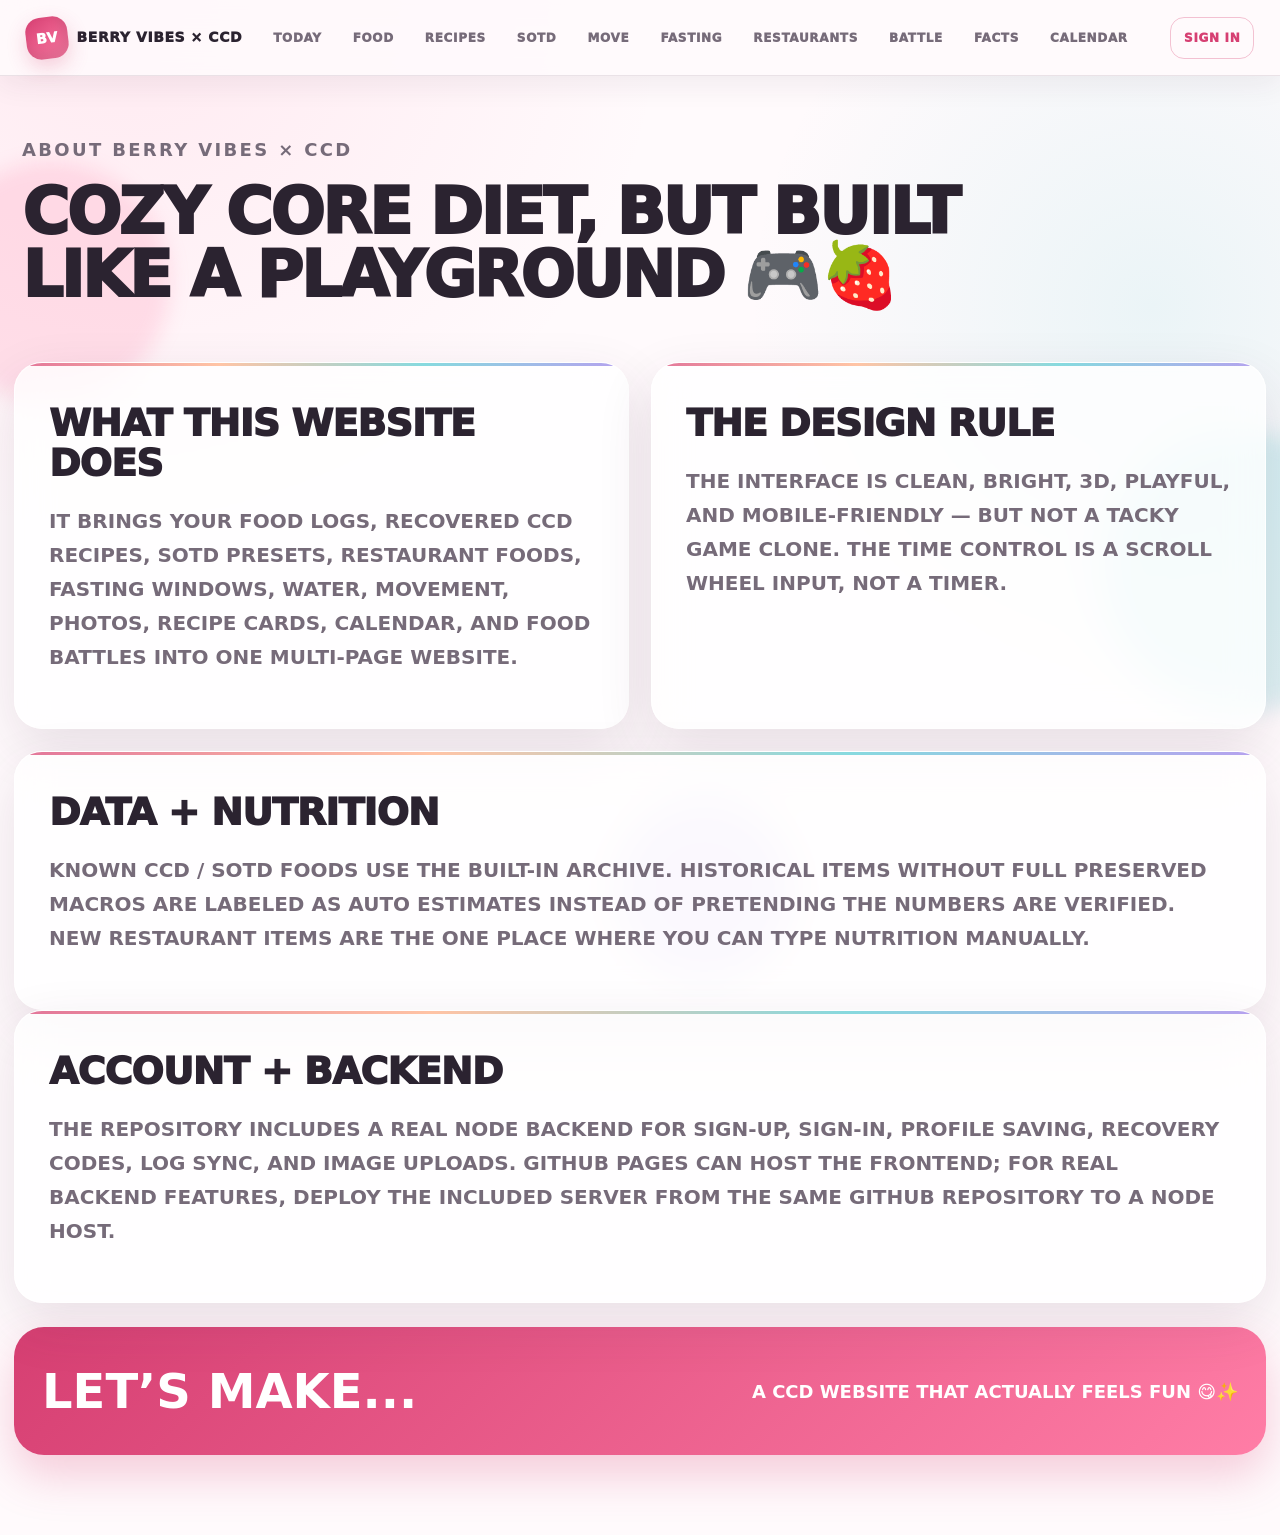
<file: about.html>
<!doctype html>
<html lang="en" data-theme="berry-cream">
<head>
<meta charset="utf-8"><meta name="viewport" content="width=device-width,initial-scale=1">
<meta name="description" content="Berry Vibes Studio Cozy Core Diet interactive website">
<title>About · Berry Vibes CCD</title>
<link rel="stylesheet" href="style.css">
</head>
<body class="" data-page="about">
<div class="ambient ambient-a"></div><div class="ambient ambient-b"></div><div class="ambient ambient-c"></div>
<nav class="top-nav"><a class="brand" href="index.html"><span class="brand-orb">BV</span><span>BERRY VIBES × CCD</span></a><div class="nav-scroll"><a class="nav-link" href="index.html">TODAY</a><a class="nav-link" href="foods.html">FOOD</a><a class="nav-link" href="recipes.html">RECIPES</a><a class="nav-link" href="sotd.html">SOTD</a><a class="nav-link" href="exercise.html">MOVE</a><a class="nav-link" href="fasting.html">FASTING</a><a class="nav-link" href="restaurants.html">RESTAURANTS</a><a class="nav-link" href="battle.html">BATTLE</a><a class="nav-link" href="facts.html">FACTS</a><a class="nav-link" href="calendar.html">CALENDAR</a><a class="nav-link" href="profile.html">PROFILE</a><a class="nav-link active" href="about.html">ABOUT</a></div><a class="nav-auth" data-auth-link href="login.html">SIGN IN</a></nav>
<main class="page-shell">
<section class="page-head"><p class="eyebrow">ABOUT BERRY VIBES × CCD</p><h1>COZY CORE DIET, BUT BUILT LIKE A PLAYGROUND 🎮🍓</h1></section>
<section class="two-col"><article class="glass-card"><h2>WHAT THIS WEBSITE DOES</h2><p class="large-copy">IT BRINGS YOUR FOOD LOGS, RECOVERED CCD RECIPES, SOTD PRESETS, RESTAURANT FOODS, FASTING WINDOWS, WATER, MOVEMENT, PHOTOS, RECIPE CARDS, CALENDAR, AND FOOD BATTLES INTO ONE MULTI-PAGE WEBSITE.</p></article><article class="glass-card"><h2>THE DESIGN RULE</h2><p class="large-copy">THE INTERFACE IS CLEAN, BRIGHT, 3D, PLAYFUL, AND MOBILE-FRIENDLY — BUT NOT A TACKY GAME CLONE. THE TIME CONTROL IS A SCROLL WHEEL INPUT, NOT A TIMER.</p></article></section>
<section class="glass-card"><h2>DATA + NUTRITION</h2><p class="large-copy">KNOWN CCD / SOTD FOODS USE THE BUILT-IN ARCHIVE. HISTORICAL ITEMS WITHOUT FULL PRESERVED MACROS ARE LABELED AS AUTO ESTIMATES INSTEAD OF PRETENDING THE NUMBERS ARE VERIFIED. NEW RESTAURANT ITEMS ARE THE ONE PLACE WHERE YOU CAN TYPE NUTRITION MANUALLY.</p></section>
<section class="glass-card"><h2>ACCOUNT + BACKEND</h2><p class="large-copy">THE REPOSITORY INCLUDES A REAL NODE BACKEND FOR SIGN-UP, SIGN-IN, PROFILE SAVING, RECOVERY CODES, LOG SYNC, AND IMAGE UPLOADS. GITHUB PAGES CAN HOST THE FRONTEND; FOR REAL BACKEND FEATURES, DEPLOY THE INCLUDED SERVER FROM THE SAME GITHUB REPOSITORY TO A NODE HOST.</p></section>
<footer class="ccd-footer"><strong>LET’S MAKE...</strong><span>A CCD WEBSITE THAT ACTUALLY FEELS FUN 😋✨</span></footer>
</main>
<div id="toast" class="toast" aria-live="polite"></div>
<script src="config.js"></script><script src="data.js"></script><script src="script.js"></script>
</body></html>
</file>
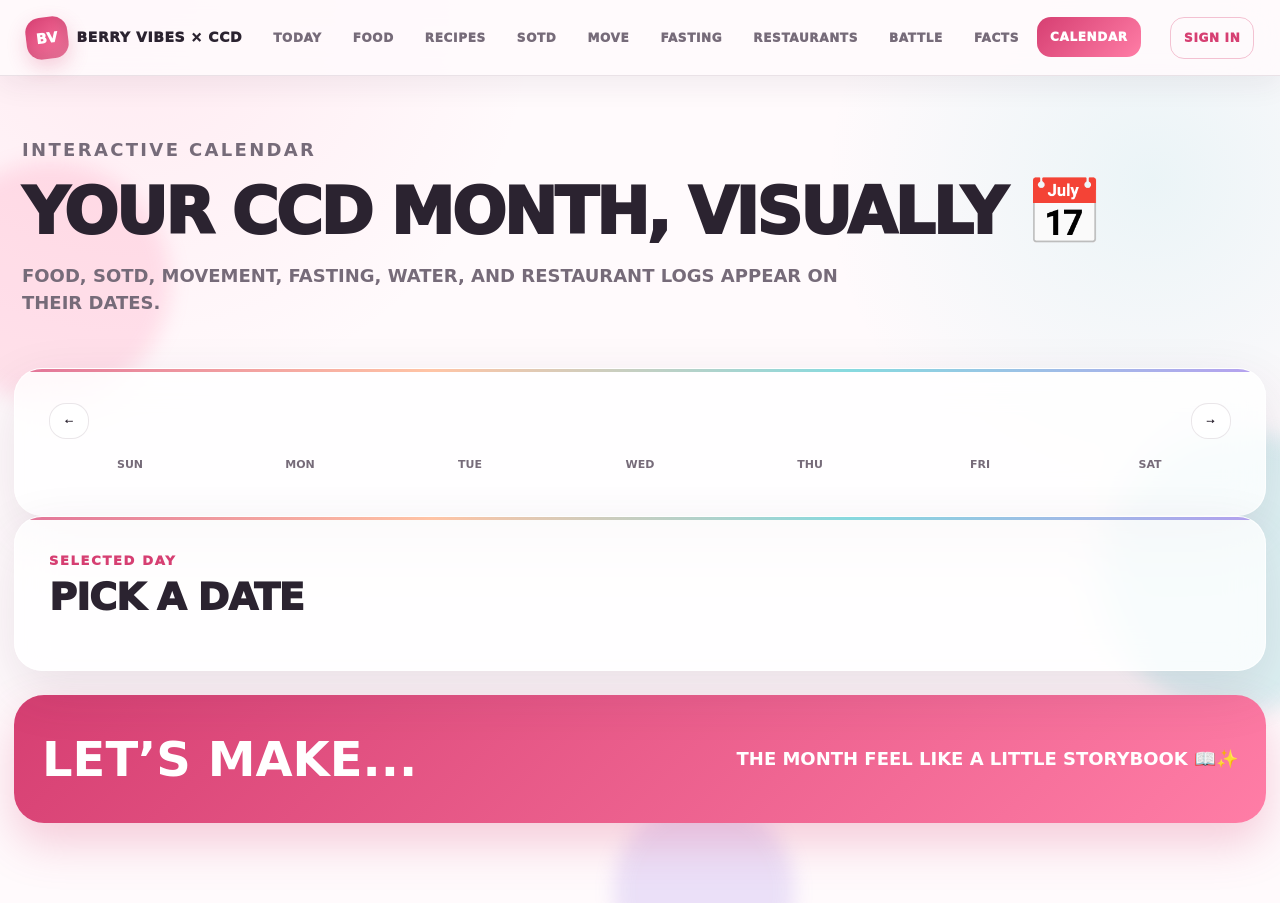
<file: calendar.html>
<!doctype html>
<html lang="en" data-theme="berry-cream">
<head>
<meta charset="utf-8"><meta name="viewport" content="width=device-width,initial-scale=1">
<meta name="description" content="Berry Vibes Studio Cozy Core Diet interactive website">
<title>Calendar · Berry Vibes CCD</title>
<link rel="stylesheet" href="style.css">
</head>
<body class="" data-page="calendar">
<div class="ambient ambient-a"></div><div class="ambient ambient-b"></div><div class="ambient ambient-c"></div>
<nav class="top-nav"><a class="brand" href="index.html"><span class="brand-orb">BV</span><span>BERRY VIBES × CCD</span></a><div class="nav-scroll"><a class="nav-link" href="index.html">TODAY</a><a class="nav-link" href="foods.html">FOOD</a><a class="nav-link" href="recipes.html">RECIPES</a><a class="nav-link" href="sotd.html">SOTD</a><a class="nav-link" href="exercise.html">MOVE</a><a class="nav-link" href="fasting.html">FASTING</a><a class="nav-link" href="restaurants.html">RESTAURANTS</a><a class="nav-link" href="battle.html">BATTLE</a><a class="nav-link" href="facts.html">FACTS</a><a class="nav-link active" href="calendar.html">CALENDAR</a><a class="nav-link" href="profile.html">PROFILE</a><a class="nav-link" href="about.html">ABOUT</a></div><a class="nav-auth" data-auth-link href="login.html">SIGN IN</a></nav>
<main class="page-shell">
<section class="page-head"><p class="eyebrow">INTERACTIVE CALENDAR</p><h1>YOUR CCD MONTH, VISUALLY 📅</h1><p>FOOD, SOTD, MOVEMENT, FASTING, WATER, AND RESTAURANT LOGS APPEAR ON THEIR DATES.</p></section>
<section class="glass-card calendar-shell"><div class="calendar-head"><button id="calPrev" class="btn tiny ghost">←</button><h2 id="calTitle"></h2><button id="calNext" class="btn tiny ghost">→</button></div><div class="weekdays"><span>SUN</span><span>MON</span><span>TUE</span><span>WED</span><span>THU</span><span>FRI</span><span>SAT</span></div><div id="calendarGrid" class="calendar-grid"></div></section>
<section class="glass-card"><div class="section-kicker">SELECTED DAY</div><h2 id="selectedDayTitle">PICK A DATE</h2><div id="selectedDayLogs" class="mini-log-grid"></div></section>
<footer class="ccd-footer"><strong>LET’S MAKE...</strong><span>THE MONTH FEEL LIKE A LITTLE STORYBOOK 📖✨</span></footer>
</main>
<div id="toast" class="toast" aria-live="polite"></div>
<script src="config.js"></script><script src="data.js"></script><script src="script.js"></script>
</body></html>
</file>
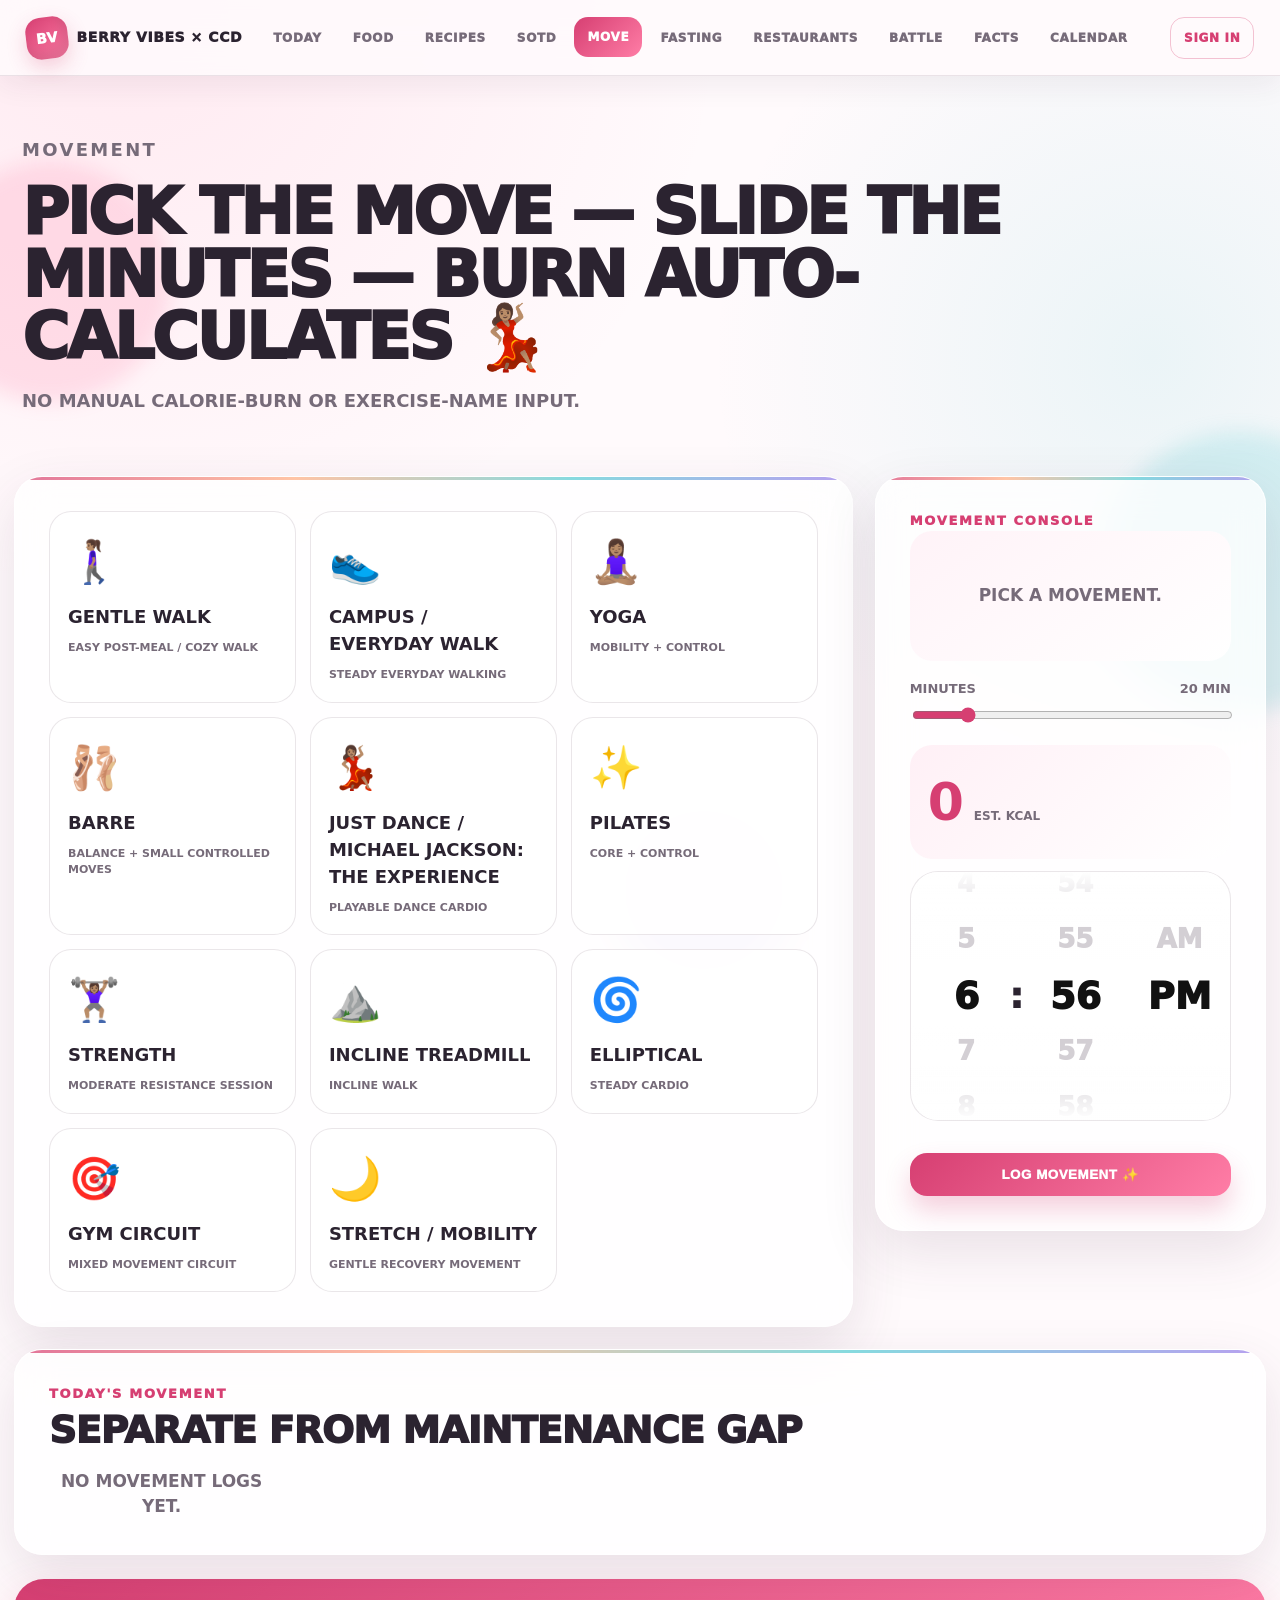
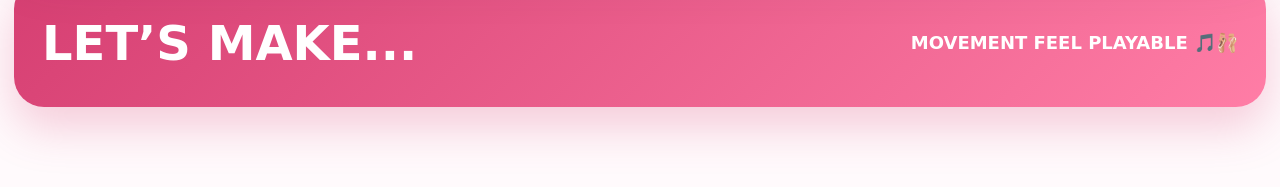
<file: exercise.html>
<!doctype html>
<html lang="en" data-theme="berry-cream">
<head>
<meta charset="utf-8"><meta name="viewport" content="width=device-width,initial-scale=1">
<meta name="description" content="Berry Vibes Studio Cozy Core Diet interactive website">
<title>Movement · Berry Vibes CCD</title>
<link rel="stylesheet" href="style.css">
</head>
<body class="" data-page="exercise">
<div class="ambient ambient-a"></div><div class="ambient ambient-b"></div><div class="ambient ambient-c"></div>
<nav class="top-nav"><a class="brand" href="index.html"><span class="brand-orb">BV</span><span>BERRY VIBES × CCD</span></a><div class="nav-scroll"><a class="nav-link" href="index.html">TODAY</a><a class="nav-link" href="foods.html">FOOD</a><a class="nav-link" href="recipes.html">RECIPES</a><a class="nav-link" href="sotd.html">SOTD</a><a class="nav-link active" href="exercise.html">MOVE</a><a class="nav-link" href="fasting.html">FASTING</a><a class="nav-link" href="restaurants.html">RESTAURANTS</a><a class="nav-link" href="battle.html">BATTLE</a><a class="nav-link" href="facts.html">FACTS</a><a class="nav-link" href="calendar.html">CALENDAR</a><a class="nav-link" href="profile.html">PROFILE</a><a class="nav-link" href="about.html">ABOUT</a></div><a class="nav-auth" data-auth-link href="login.html">SIGN IN</a></nav>
<main class="page-shell">
<section class="page-head"><p class="eyebrow">MOVEMENT</p><h1>PICK THE MOVE — SLIDE THE MINUTES — BURN AUTO-CALCULATES 💃🏽</h1><p>NO MANUAL CALORIE-BURN OR EXERCISE-NAME INPUT.</p></section>
<section class="two-col wide-left"><article class="glass-card"><div id="movementDeck" class="movement-deck"></div></article><aside class="glass-card sticky-card"><div class="section-kicker">MOVEMENT CONSOLE</div><div id="movementSelected" class="selected-food empty-state">PICK A MOVEMENT.</div><label class="field-label">MINUTES <span id="movementMinutesLabel">20 MIN</span></label><input id="movementMinutes" type="range" min="1" max="120" step="1" value="20"><div class="burn-meter"><strong id="movementBurn">0</strong><span>EST. KCAL</span></div><div class="time-wheel" data-time-wheel id="movementTime"></div><button id="logMovementBtn" class="btn primary full">LOG MOVEMENT ✨</button></aside></section>
<section class="glass-card"><div class="section-kicker">TODAY'S MOVEMENT</div><h2>SEPARATE FROM MAINTENANCE GAP</h2><div id="movementHistory" class="mini-log-grid"></div></section>
<footer class="ccd-footer"><strong>LET’S MAKE...</strong><span>MOVEMENT FEEL PLAYABLE 🎵🩰</span></footer>
</main>
<div id="toast" class="toast" aria-live="polite"></div>
<script src="config.js"></script><script src="data.js"></script><script src="script.js"></script>
</body></html>
</file>
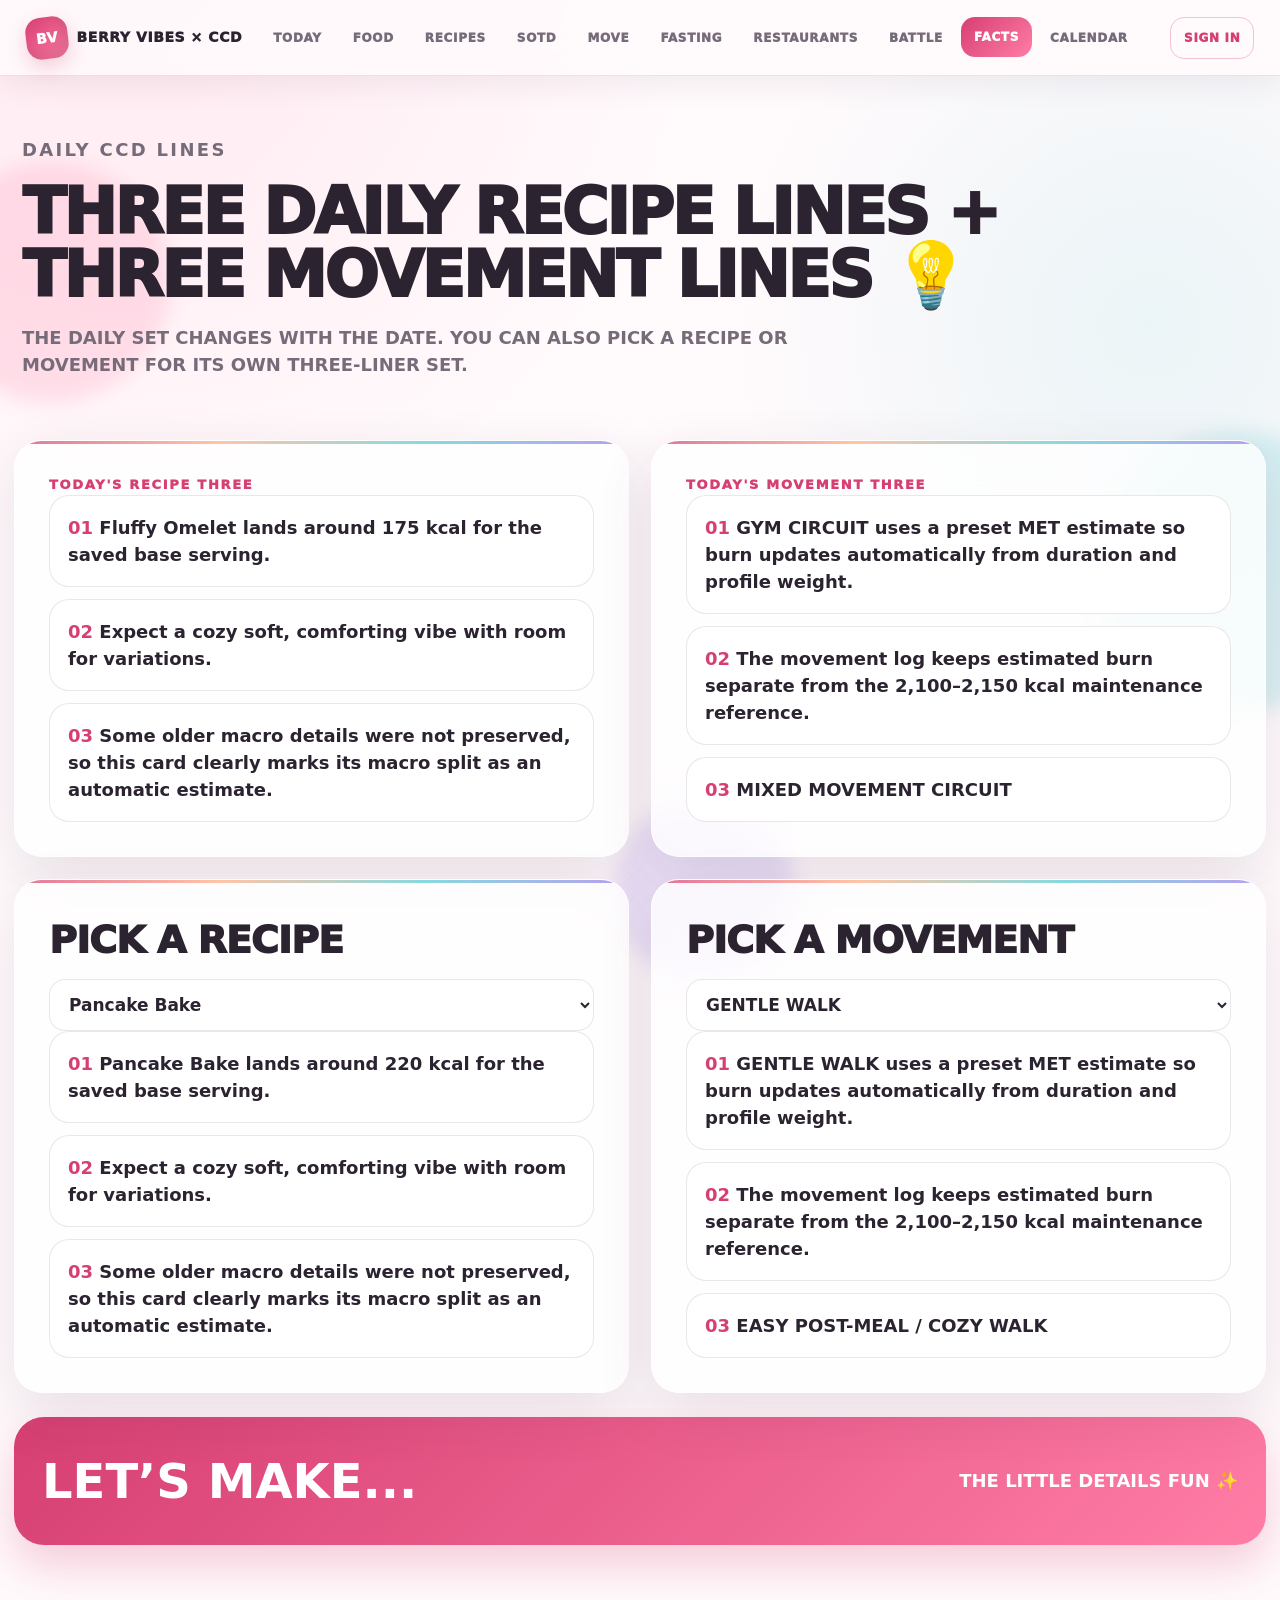
<file: facts.html>
<!doctype html>
<html lang="en" data-theme="berry-cream">
<head>
<meta charset="utf-8"><meta name="viewport" content="width=device-width,initial-scale=1">
<meta name="description" content="Berry Vibes Studio Cozy Core Diet interactive website">
<title>Facts · Berry Vibes CCD</title>
<link rel="stylesheet" href="style.css">
</head>
<body class="" data-page="facts">
<div class="ambient ambient-a"></div><div class="ambient ambient-b"></div><div class="ambient ambient-c"></div>
<nav class="top-nav"><a class="brand" href="index.html"><span class="brand-orb">BV</span><span>BERRY VIBES × CCD</span></a><div class="nav-scroll"><a class="nav-link" href="index.html">TODAY</a><a class="nav-link" href="foods.html">FOOD</a><a class="nav-link" href="recipes.html">RECIPES</a><a class="nav-link" href="sotd.html">SOTD</a><a class="nav-link" href="exercise.html">MOVE</a><a class="nav-link" href="fasting.html">FASTING</a><a class="nav-link" href="restaurants.html">RESTAURANTS</a><a class="nav-link" href="battle.html">BATTLE</a><a class="nav-link active" href="facts.html">FACTS</a><a class="nav-link" href="calendar.html">CALENDAR</a><a class="nav-link" href="profile.html">PROFILE</a><a class="nav-link" href="about.html">ABOUT</a></div><a class="nav-auth" data-auth-link href="login.html">SIGN IN</a></nav>
<main class="page-shell">
<section class="page-head"><p class="eyebrow">DAILY CCD LINES</p><h1>THREE DAILY RECIPE LINES + THREE MOVEMENT LINES 💡</h1><p>THE DAILY SET CHANGES WITH THE DATE. YOU CAN ALSO PICK A RECIPE OR MOVEMENT FOR ITS OWN THREE-LINER SET.</p></section>
<section class="two-col"><article class="glass-card"><div class="section-kicker">TODAY'S RECIPE THREE</div><div id="dailyRecipeFacts" class="fact-stack"></div></article><article class="glass-card"><div class="section-kicker">TODAY'S MOVEMENT THREE</div><div id="dailyMovementFacts" class="fact-stack"></div></article></section>
<section class="two-col"><article class="glass-card"><h2>PICK A RECIPE</h2><select id="factRecipeSelect" class="input"></select><div id="selectedRecipeFacts" class="fact-stack"></div></article><article class="glass-card"><h2>PICK A MOVEMENT</h2><select id="factMovementSelect" class="input"></select><div id="selectedMovementFacts" class="fact-stack"></div></article></section>
<footer class="ccd-footer"><strong>LET’S MAKE...</strong><span>THE LITTLE DETAILS FUN ✨</span></footer>
</main>
<div id="toast" class="toast" aria-live="polite"></div>
<script src="config.js"></script><script src="data.js"></script><script src="script.js"></script>
</body></html>
</file>
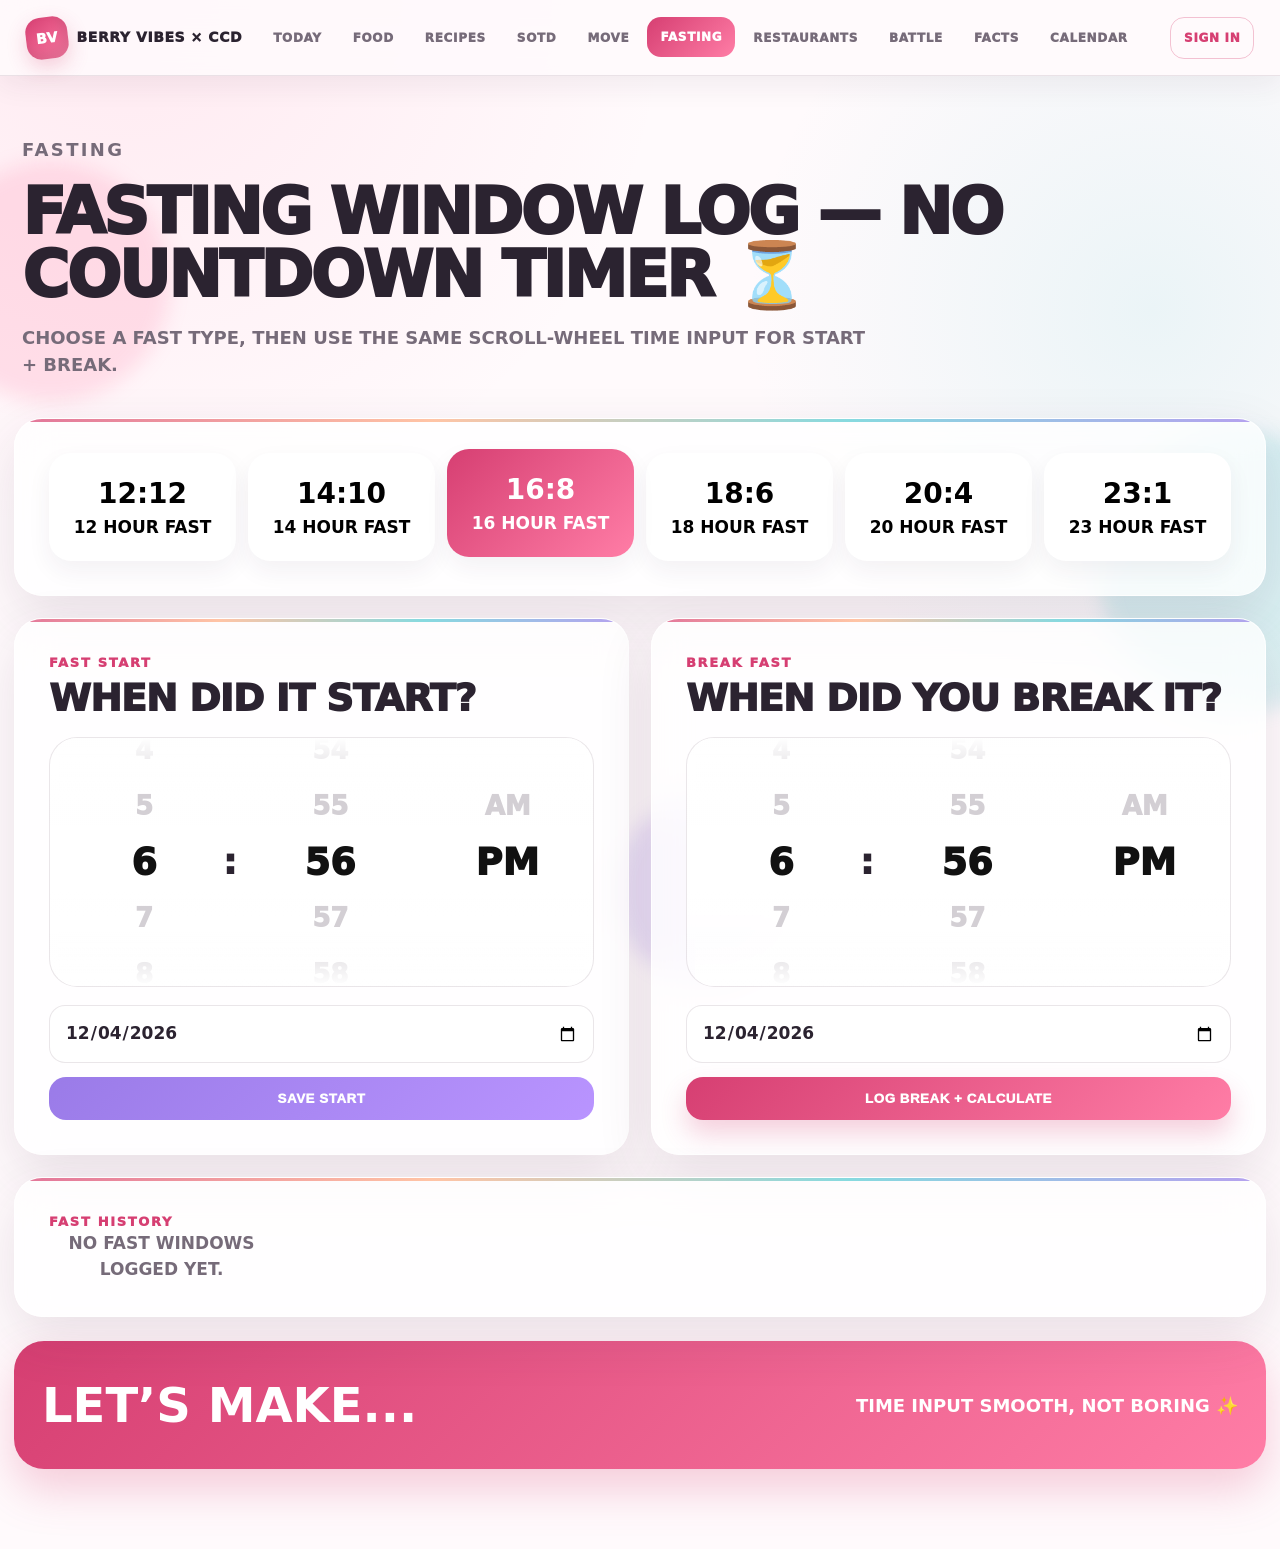
<file: fasting.html>
<!doctype html>
<html lang="en" data-theme="berry-cream">
<head>
<meta charset="utf-8"><meta name="viewport" content="width=device-width,initial-scale=1">
<meta name="description" content="Berry Vibes Studio Cozy Core Diet interactive website">
<title>Fasting · Berry Vibes CCD</title>
<link rel="stylesheet" href="style.css">
</head>
<body class="" data-page="fasting">
<div class="ambient ambient-a"></div><div class="ambient ambient-b"></div><div class="ambient ambient-c"></div>
<nav class="top-nav"><a class="brand" href="index.html"><span class="brand-orb">BV</span><span>BERRY VIBES × CCD</span></a><div class="nav-scroll"><a class="nav-link" href="index.html">TODAY</a><a class="nav-link" href="foods.html">FOOD</a><a class="nav-link" href="recipes.html">RECIPES</a><a class="nav-link" href="sotd.html">SOTD</a><a class="nav-link" href="exercise.html">MOVE</a><a class="nav-link active" href="fasting.html">FASTING</a><a class="nav-link" href="restaurants.html">RESTAURANTS</a><a class="nav-link" href="battle.html">BATTLE</a><a class="nav-link" href="facts.html">FACTS</a><a class="nav-link" href="calendar.html">CALENDAR</a><a class="nav-link" href="profile.html">PROFILE</a><a class="nav-link" href="about.html">ABOUT</a></div><a class="nav-auth" data-auth-link href="login.html">SIGN IN</a></nav>
<main class="page-shell">
<section class="page-head"><p class="eyebrow">FASTING</p><h1>FASTING WINDOW LOG — NO COUNTDOWN TIMER ⏳</h1><p>CHOOSE A FAST TYPE, THEN USE THE SAME SCROLL-WHEEL TIME INPUT FOR START + BREAK.</p></section>
<section class="glass-card"><div id="fastPresetDeck" class="fast-preset-deck"></div></section>
<section class="two-col"><article class="glass-card"><div class="section-kicker">FAST START</div><h2>WHEN DID IT START?</h2><div class="time-wheel" data-time-wheel id="fastStartTime"></div><input id="fastStartDate" class="input" type="date"><button id="saveFastStartBtn" class="btn secondary full">SAVE START</button></article><article class="glass-card"><div class="section-kicker">BREAK FAST</div><h2>WHEN DID YOU BREAK IT?</h2><div class="time-wheel" data-time-wheel id="fastBreakTime"></div><input id="fastBreakDate" class="input" type="date"><button id="saveFastBreakBtn" class="btn primary full">LOG BREAK + CALCULATE</button></article></section>
<section class="glass-card"><div class="section-kicker">FAST HISTORY</div><div id="fastHistory" class="mini-log-grid"></div></section>
<footer class="ccd-footer"><strong>LET’S MAKE...</strong><span>TIME INPUT SMOOTH, NOT BORING ✨</span></footer>
</main>
<div id="toast" class="toast" aria-live="polite"></div>
<script src="config.js"></script><script src="data.js"></script><script src="script.js"></script>
</body></html>
</file>
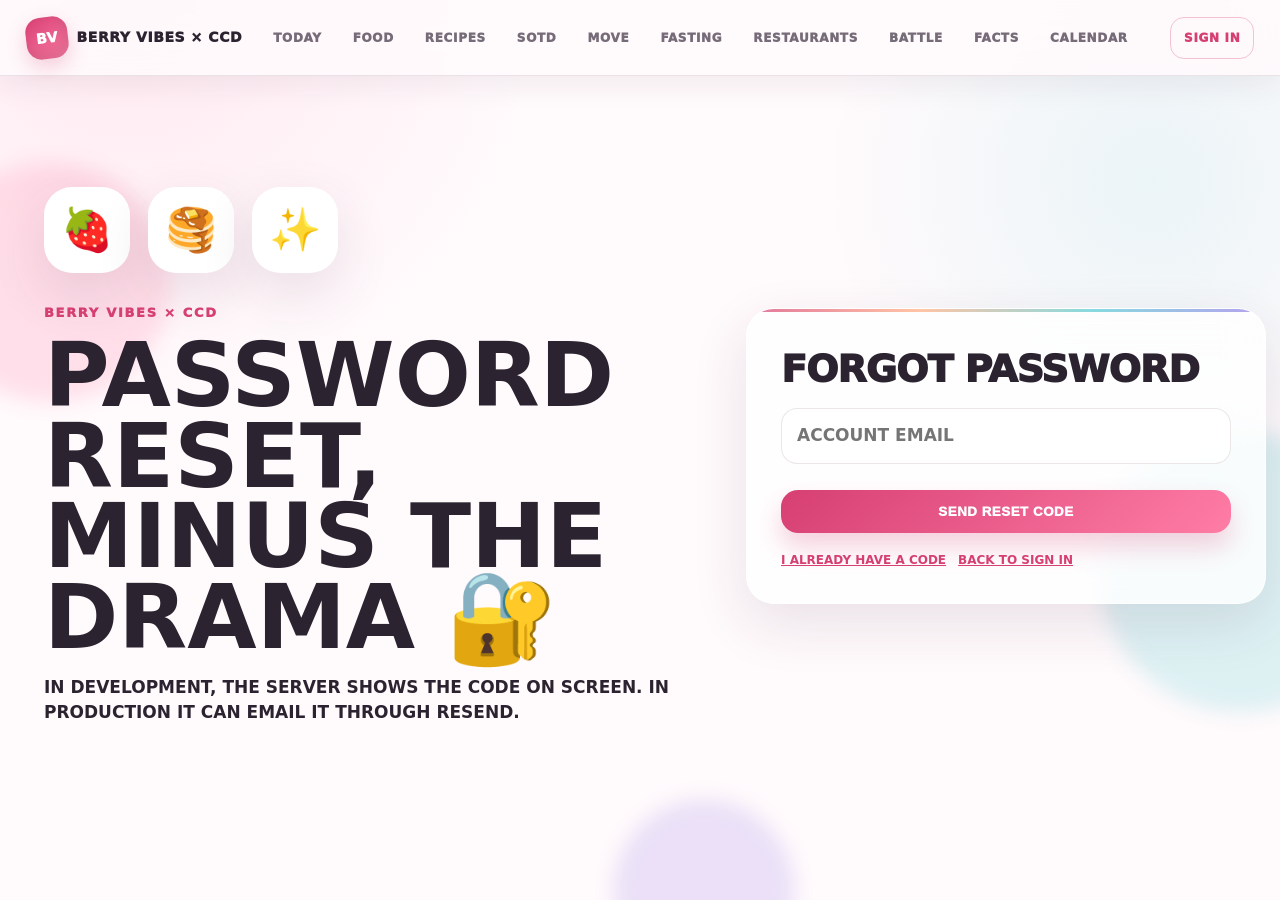
<file: forgot-password.html>
<!doctype html>
<html lang="en" data-theme="berry-cream">
<head>
<meta charset="utf-8"><meta name="viewport" content="width=device-width,initial-scale=1">
<meta name="description" content="Berry Vibes Studio Cozy Core Diet interactive website">
<title>FORGOT PASSWORD · Berry Vibes CCD</title>
<link rel="stylesheet" href="style.css">
</head>
<body class="auth-page" data-page="forgot-password">
<div class="ambient ambient-a"></div><div class="ambient ambient-b"></div><div class="ambient ambient-c"></div>
<nav class="top-nav"><a class="brand" href="index.html"><span class="brand-orb">BV</span><span>BERRY VIBES × CCD</span></a><div class="nav-scroll"><a class="nav-link" href="index.html">TODAY</a><a class="nav-link" href="foods.html">FOOD</a><a class="nav-link" href="recipes.html">RECIPES</a><a class="nav-link" href="sotd.html">SOTD</a><a class="nav-link" href="exercise.html">MOVE</a><a class="nav-link" href="fasting.html">FASTING</a><a class="nav-link" href="restaurants.html">RESTAURANTS</a><a class="nav-link" href="battle.html">BATTLE</a><a class="nav-link" href="facts.html">FACTS</a><a class="nav-link" href="calendar.html">CALENDAR</a><a class="nav-link" href="profile.html">PROFILE</a><a class="nav-link" href="about.html">ABOUT</a></div><a class="nav-auth" data-auth-link href="login.html">SIGN IN</a></nav>
<main class="page-shell"><section class="auth-shell"><div class="auth-art"><div class="auth-orbit"><span>🍓</span><span>🥞</span><span>✨</span></div><p class="eyebrow">BERRY VIBES × CCD</p><h1>PASSWORD RESET, MINUS THE DRAMA 🔐</h1><p>IN DEVELOPMENT, THE SERVER SHOWS THE CODE ON SCREEN. IN PRODUCTION IT CAN EMAIL IT THROUGH RESEND.</p></div><article class="glass-card auth-card"><h2>FORGOT PASSWORD</h2><form id="forgotPasswordForm" class="auth-form"><input id="recoveryEmail" class="input" type="email" placeholder="ACCOUNT EMAIL" required><button class="btn primary full" type="submit">SEND RESET CODE</button></form><div class="auth-links"><a href="reset-password.html">I ALREADY HAVE A CODE</a><a href="login.html">BACK TO SIGN IN</a></div><div id="authMessage" class="auth-message"></div></article></section></main>
<div id="toast" class="toast" aria-live="polite"></div>
<script src="config.js"></script><script src="data.js"></script><script src="script.js"></script>
</body></html>
</file>
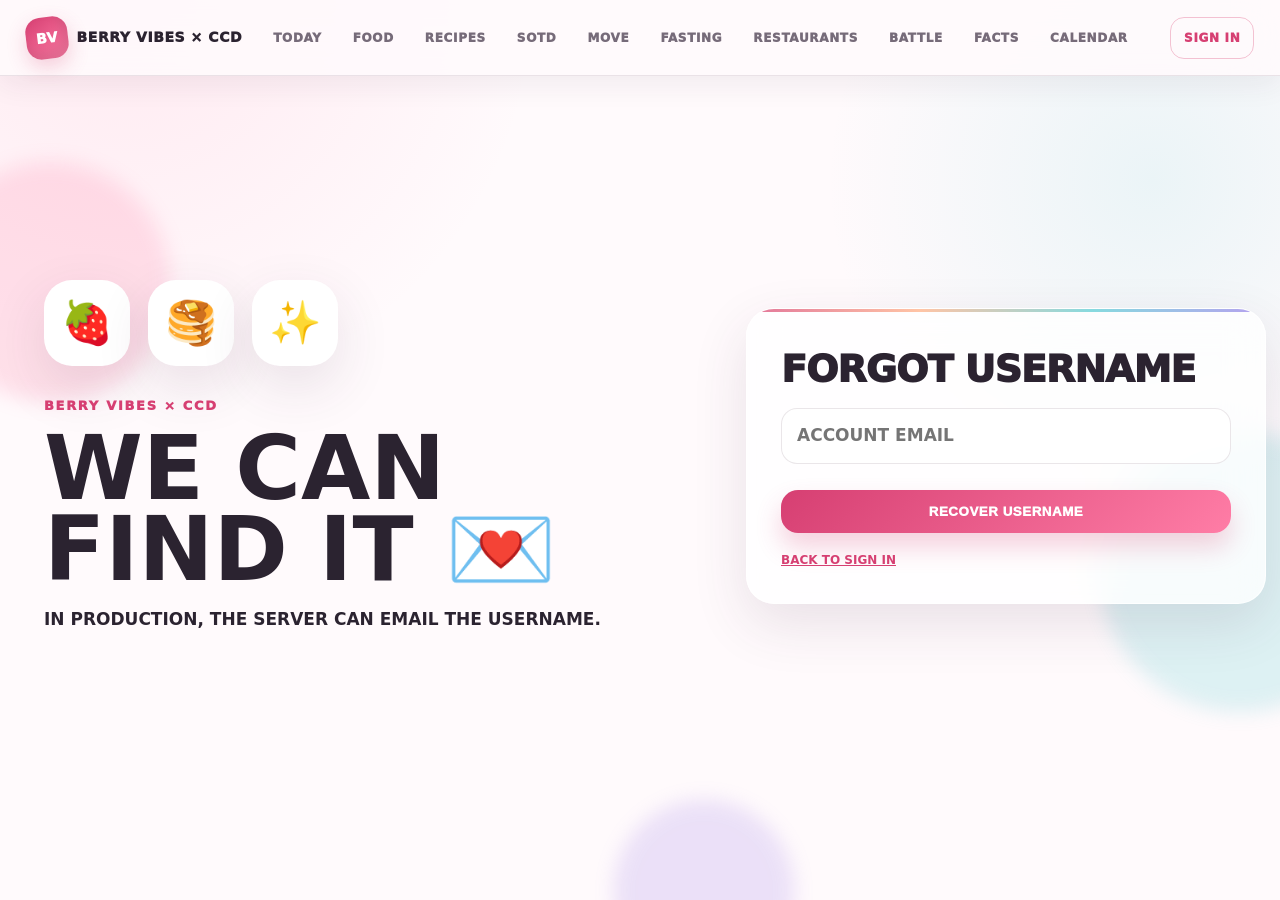
<file: forgot-username.html>
<!doctype html>
<html lang="en" data-theme="berry-cream">
<head>
<meta charset="utf-8"><meta name="viewport" content="width=device-width,initial-scale=1">
<meta name="description" content="Berry Vibes Studio Cozy Core Diet interactive website">
<title>FORGOT USERNAME · Berry Vibes CCD</title>
<link rel="stylesheet" href="style.css">
</head>
<body class="auth-page" data-page="forgot-username">
<div class="ambient ambient-a"></div><div class="ambient ambient-b"></div><div class="ambient ambient-c"></div>
<nav class="top-nav"><a class="brand" href="index.html"><span class="brand-orb">BV</span><span>BERRY VIBES × CCD</span></a><div class="nav-scroll"><a class="nav-link" href="index.html">TODAY</a><a class="nav-link" href="foods.html">FOOD</a><a class="nav-link" href="recipes.html">RECIPES</a><a class="nav-link" href="sotd.html">SOTD</a><a class="nav-link" href="exercise.html">MOVE</a><a class="nav-link" href="fasting.html">FASTING</a><a class="nav-link" href="restaurants.html">RESTAURANTS</a><a class="nav-link" href="battle.html">BATTLE</a><a class="nav-link" href="facts.html">FACTS</a><a class="nav-link" href="calendar.html">CALENDAR</a><a class="nav-link" href="profile.html">PROFILE</a><a class="nav-link" href="about.html">ABOUT</a></div><a class="nav-auth" data-auth-link href="login.html">SIGN IN</a></nav>
<main class="page-shell"><section class="auth-shell"><div class="auth-art"><div class="auth-orbit"><span>🍓</span><span>🥞</span><span>✨</span></div><p class="eyebrow">BERRY VIBES × CCD</p><h1>WE CAN FIND IT 💌</h1><p>IN PRODUCTION, THE SERVER CAN EMAIL THE USERNAME.</p></div><article class="glass-card auth-card"><h2>FORGOT USERNAME</h2><form id="forgotUsernameForm" class="auth-form"><input id="usernameRecoveryEmail" class="input" type="email" placeholder="ACCOUNT EMAIL" required><button class="btn primary full" type="submit">RECOVER USERNAME</button></form><div class="auth-links"><a href="login.html">BACK TO SIGN IN</a></div><div id="authMessage" class="auth-message"></div></article></section></main>
<div id="toast" class="toast" aria-live="polite"></div>
<script src="config.js"></script><script src="data.js"></script><script src="script.js"></script>
</body></html>
</file>
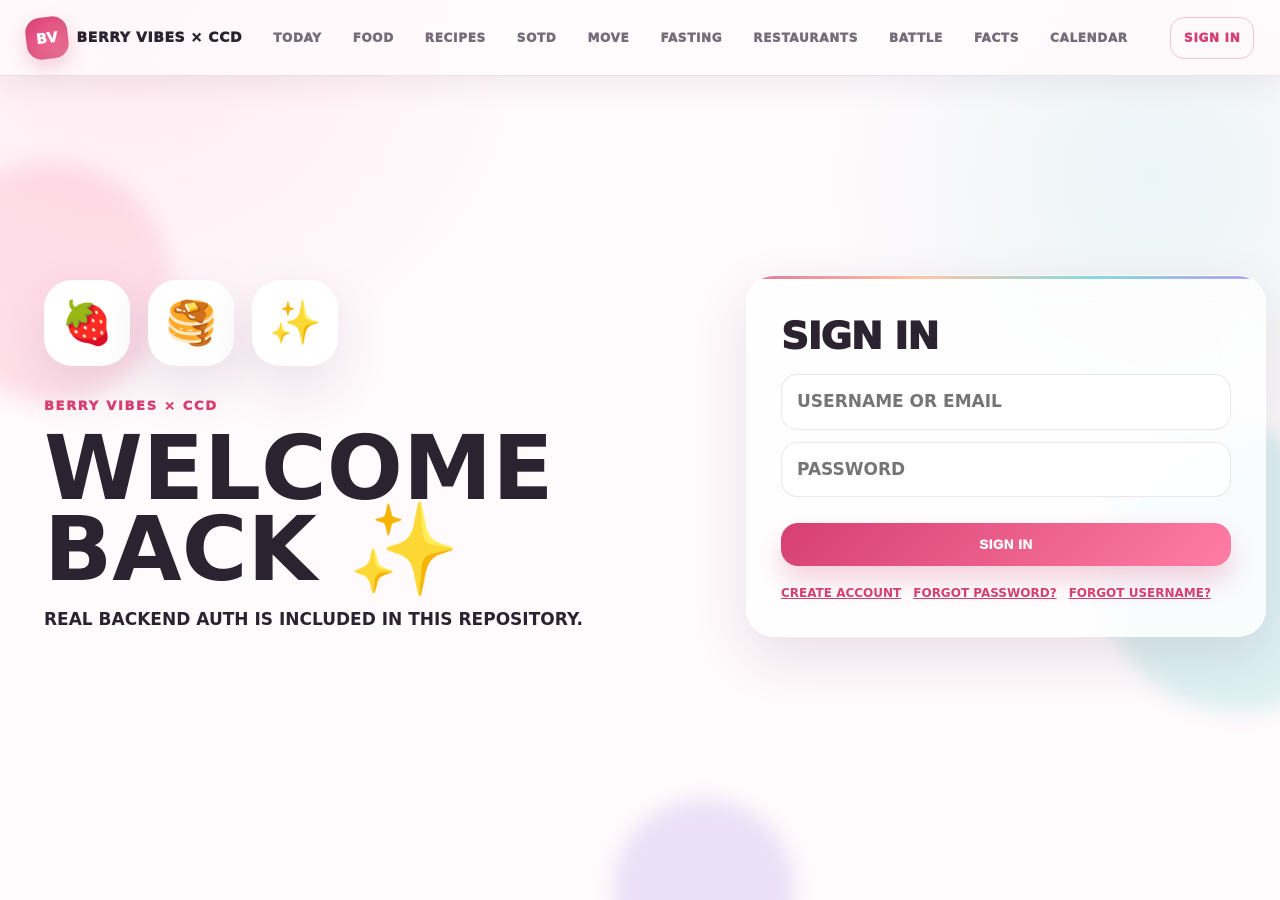
<file: login.html>
<!doctype html>
<html lang="en" data-theme="berry-cream">
<head>
<meta charset="utf-8"><meta name="viewport" content="width=device-width,initial-scale=1">
<meta name="description" content="Berry Vibes Studio Cozy Core Diet interactive website">
<title>SIGN IN · Berry Vibes CCD</title>
<link rel="stylesheet" href="style.css">
</head>
<body class="auth-page" data-page="login">
<div class="ambient ambient-a"></div><div class="ambient ambient-b"></div><div class="ambient ambient-c"></div>
<nav class="top-nav"><a class="brand" href="index.html"><span class="brand-orb">BV</span><span>BERRY VIBES × CCD</span></a><div class="nav-scroll"><a class="nav-link" href="index.html">TODAY</a><a class="nav-link" href="foods.html">FOOD</a><a class="nav-link" href="recipes.html">RECIPES</a><a class="nav-link" href="sotd.html">SOTD</a><a class="nav-link" href="exercise.html">MOVE</a><a class="nav-link" href="fasting.html">FASTING</a><a class="nav-link" href="restaurants.html">RESTAURANTS</a><a class="nav-link" href="battle.html">BATTLE</a><a class="nav-link" href="facts.html">FACTS</a><a class="nav-link" href="calendar.html">CALENDAR</a><a class="nav-link" href="profile.html">PROFILE</a><a class="nav-link" href="about.html">ABOUT</a></div><a class="nav-auth" data-auth-link href="login.html">SIGN IN</a></nav>
<main class="page-shell"><section class="auth-shell"><div class="auth-art"><div class="auth-orbit"><span>🍓</span><span>🥞</span><span>✨</span></div><p class="eyebrow">BERRY VIBES × CCD</p><h1>WELCOME BACK ✨</h1><p>REAL BACKEND AUTH IS INCLUDED IN THIS REPOSITORY.</p></div><article class="glass-card auth-card"><h2>SIGN IN</h2><form id="loginForm" class="auth-form"><input id="loginIdentity" class="input" autocomplete="username" placeholder="USERNAME OR EMAIL" required><input id="loginPassword" class="input" type="password" autocomplete="current-password" placeholder="PASSWORD" required><button class="btn primary full" type="submit">SIGN IN</button></form><div class="auth-links"><a href="signup.html">CREATE ACCOUNT</a><a href="forgot-password.html">FORGOT PASSWORD?</a><a href="forgot-username.html">FORGOT USERNAME?</a></div><div id="authMessage" class="auth-message"></div></article></section></main>
<div id="toast" class="toast" aria-live="polite"></div>
<script src="config.js"></script><script src="data.js"></script><script src="script.js"></script>
</body></html>
</file>
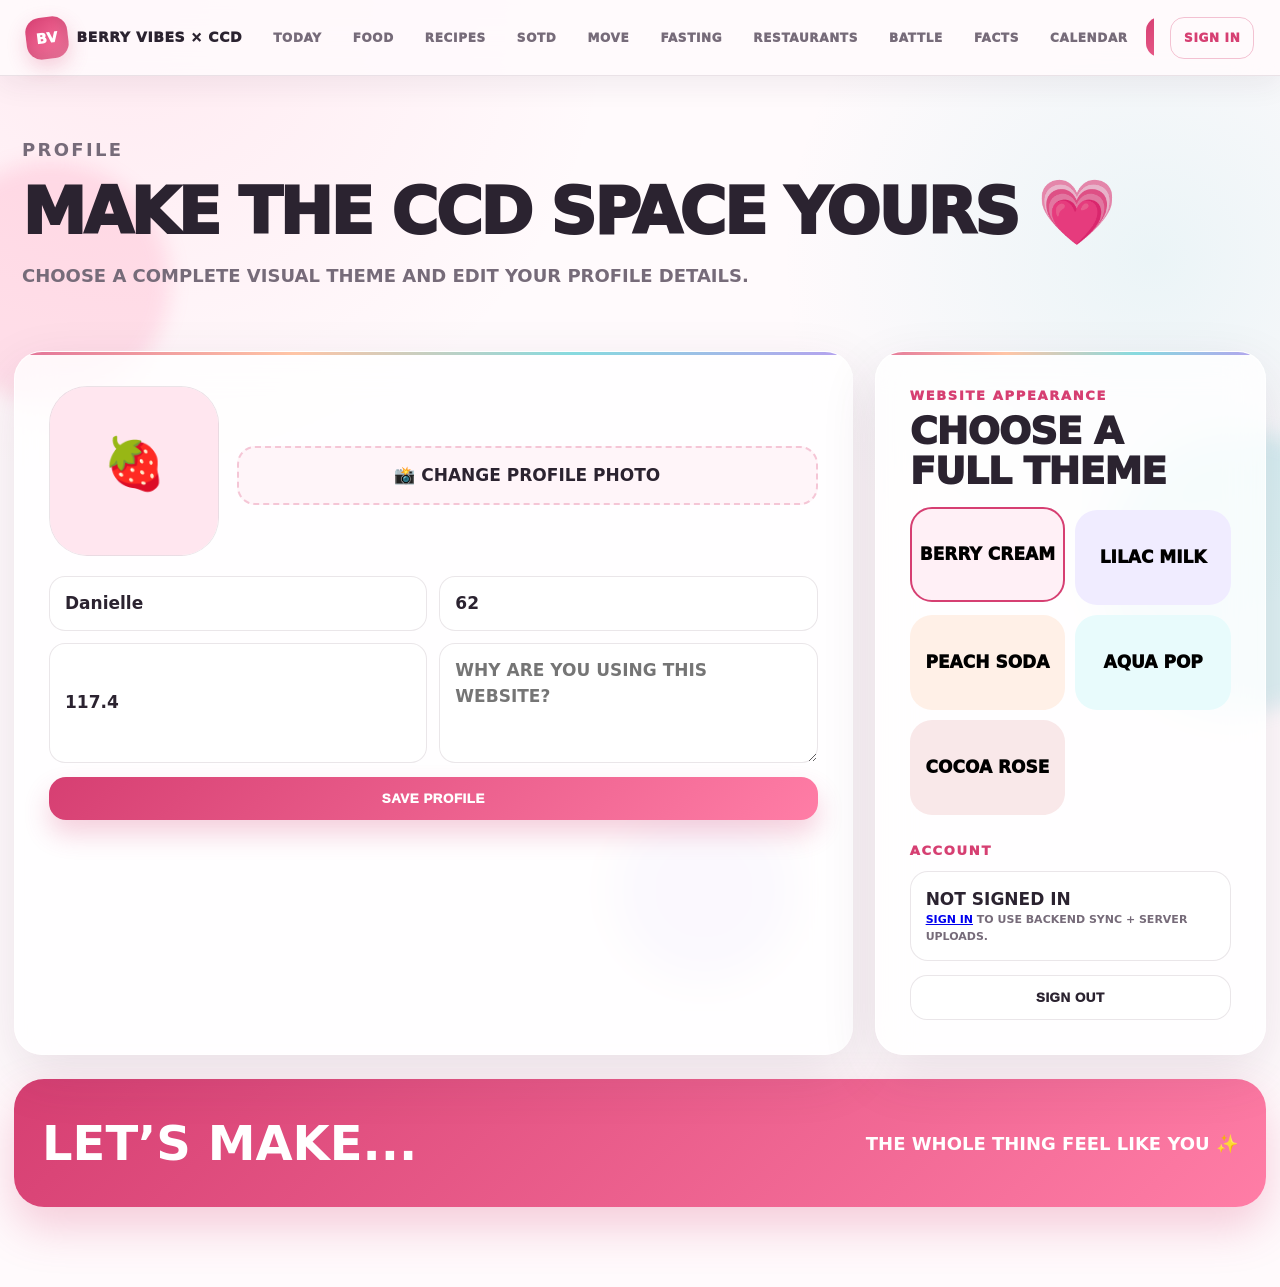
<file: profile.html>
<!doctype html>
<html lang="en" data-theme="berry-cream">
<head>
<meta charset="utf-8"><meta name="viewport" content="width=device-width,initial-scale=1">
<meta name="description" content="Berry Vibes Studio Cozy Core Diet interactive website">
<title>Profile · Berry Vibes CCD</title>
<link rel="stylesheet" href="style.css">
</head>
<body class="" data-page="profile">
<div class="ambient ambient-a"></div><div class="ambient ambient-b"></div><div class="ambient ambient-c"></div>
<nav class="top-nav"><a class="brand" href="index.html"><span class="brand-orb">BV</span><span>BERRY VIBES × CCD</span></a><div class="nav-scroll"><a class="nav-link" href="index.html">TODAY</a><a class="nav-link" href="foods.html">FOOD</a><a class="nav-link" href="recipes.html">RECIPES</a><a class="nav-link" href="sotd.html">SOTD</a><a class="nav-link" href="exercise.html">MOVE</a><a class="nav-link" href="fasting.html">FASTING</a><a class="nav-link" href="restaurants.html">RESTAURANTS</a><a class="nav-link" href="battle.html">BATTLE</a><a class="nav-link" href="facts.html">FACTS</a><a class="nav-link" href="calendar.html">CALENDAR</a><a class="nav-link active" href="profile.html">PROFILE</a><a class="nav-link" href="about.html">ABOUT</a></div><a class="nav-auth" data-auth-link href="login.html">SIGN IN</a></nav>
<main class="page-shell">
<section class="page-head"><p class="eyebrow">PROFILE</p><h1>MAKE THE CCD SPACE YOURS 💗</h1><p>CHOOSE A COMPLETE VISUAL THEME AND EDIT YOUR PROFILE DETAILS.</p></section>
<section class="two-col wide-left"><article class="glass-card"><div class="profile-photo-wrap"><img id="profilePhotoPreview" class="profile-photo" alt="Profile"><label class="upload-zone">📸 CHANGE PROFILE PHOTO<input id="profilePhotoInput" type="file" accept="image/*"></label></div><div class="form-grid"><input id="profileName" class="input" placeholder="DISPLAY NAME"><input id="profileHeight" class="input" type="number" min="1" step="0.1" placeholder="HEIGHT (INCHES)"><input id="profileWeight" class="input" type="number" min="1" step="0.1" placeholder="WEIGHT (LB)"><textarea id="profileReason" class="input textarea" placeholder="WHY ARE YOU USING THIS WEBSITE?"></textarea></div><button id="saveProfileBtn" class="btn primary full">SAVE PROFILE</button></article><aside class="glass-card"><div class="section-kicker">WEBSITE APPEARANCE</div><h2>CHOOSE A FULL THEME</h2><div id="themeDeck" class="theme-deck"><button data-theme-choice="berry-cream" class="theme-card berry">BERRY CREAM</button><button data-theme-choice="lilac-milk" class="theme-card lilac">LILAC MILK</button><button data-theme-choice="peach-soda" class="theme-card peach">PEACH SODA</button><button data-theme-choice="aqua-pop" class="theme-card aqua">AQUA POP</button><button data-theme-choice="cocoa-rose" class="theme-card cocoa">COCOA ROSE</button></div><div class="section-kicker gap-top">ACCOUNT</div><div id="accountStatus" class="account-status"></div><button id="signOutBtn" class="btn ghost full">SIGN OUT</button></aside></section>
<footer class="ccd-footer"><strong>LET’S MAKE...</strong><span>THE WHOLE THING FEEL LIKE YOU ✨</span></footer>
</main>
<div id="toast" class="toast" aria-live="polite"></div>
<script src="config.js"></script><script src="data.js"></script><script src="script.js"></script>
</body></html>
</file>
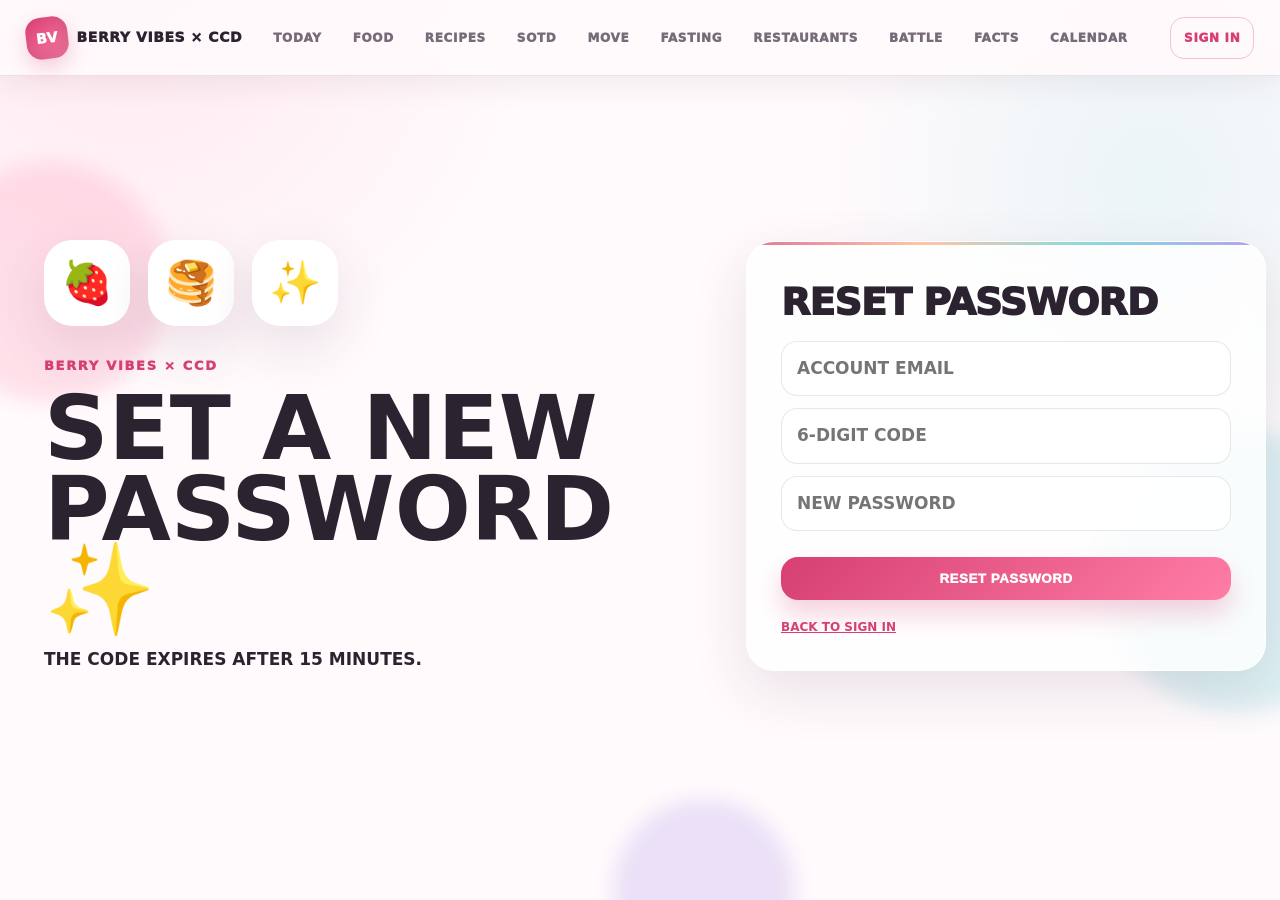
<file: reset-password.html>
<!doctype html>
<html lang="en" data-theme="berry-cream">
<head>
<meta charset="utf-8"><meta name="viewport" content="width=device-width,initial-scale=1">
<meta name="description" content="Berry Vibes Studio Cozy Core Diet interactive website">
<title>RESET PASSWORD · Berry Vibes CCD</title>
<link rel="stylesheet" href="style.css">
</head>
<body class="auth-page" data-page="reset-password">
<div class="ambient ambient-a"></div><div class="ambient ambient-b"></div><div class="ambient ambient-c"></div>
<nav class="top-nav"><a class="brand" href="index.html"><span class="brand-orb">BV</span><span>BERRY VIBES × CCD</span></a><div class="nav-scroll"><a class="nav-link" href="index.html">TODAY</a><a class="nav-link" href="foods.html">FOOD</a><a class="nav-link" href="recipes.html">RECIPES</a><a class="nav-link" href="sotd.html">SOTD</a><a class="nav-link" href="exercise.html">MOVE</a><a class="nav-link" href="fasting.html">FASTING</a><a class="nav-link" href="restaurants.html">RESTAURANTS</a><a class="nav-link" href="battle.html">BATTLE</a><a class="nav-link" href="facts.html">FACTS</a><a class="nav-link" href="calendar.html">CALENDAR</a><a class="nav-link" href="profile.html">PROFILE</a><a class="nav-link" href="about.html">ABOUT</a></div><a class="nav-auth" data-auth-link href="login.html">SIGN IN</a></nav>
<main class="page-shell"><section class="auth-shell"><div class="auth-art"><div class="auth-orbit"><span>🍓</span><span>🥞</span><span>✨</span></div><p class="eyebrow">BERRY VIBES × CCD</p><h1>SET A NEW PASSWORD ✨</h1><p>THE CODE EXPIRES AFTER 15 MINUTES.</p></div><article class="glass-card auth-card"><h2>RESET PASSWORD</h2><form id="resetPasswordForm" class="auth-form"><input id="resetEmail" class="input" type="email" placeholder="ACCOUNT EMAIL" required><input id="resetCode" class="input" inputmode="numeric" placeholder="6-DIGIT CODE" required><input id="resetNewPassword" class="input" type="password" minlength="8" placeholder="NEW PASSWORD" required><button class="btn primary full" type="submit">RESET PASSWORD</button></form><div class="auth-links"><a href="login.html">BACK TO SIGN IN</a></div><div id="authMessage" class="auth-message"></div></article></section></main>
<div id="toast" class="toast" aria-live="polite"></div>
<script src="config.js"></script><script src="data.js"></script><script src="script.js"></script>
</body></html>
</file>
<file: style.css>
:root{--bg:#fffafc;--panel:rgba(255,255,255,.78);--ink:#2b2330;--muted:#766b79;--berry:#d63f72;--berry2:#ff7da6;--cream:#fff0f6;--lilac:#9a7be8;--aqua:#58cbd2;--peach:#ffad82;--gold:#f5c85b;--line:rgba(80,54,75,.12);--shadow:0 20px 55px rgba(74,39,70,.12);--radius:28px;--nav-h:76px}
html[data-theme="lilac-milk"]{--bg:#fbf9ff;--berry:#7254cf;--berry2:#aa8cff;--cream:#f0ecff;--aqua:#63c7db;--peach:#ffb293}
html[data-theme="peach-soda"]{--bg:#fff9f4;--berry:#ee704f;--berry2:#ff9a79;--cream:#fff0e7;--lilac:#b18cf0;--aqua:#6bcad0}
html[data-theme="aqua-pop"]{--bg:#f6ffff;--berry:#1d9ba5;--berry2:#61d6dc;--cream:#e8fbfc;--lilac:#9481e6;--peach:#ffae8a}
html[data-theme="cocoa-rose"]{--bg:#fff9f7;--berry:#9b4860;--berry2:#d77b91;--cream:#f9e8e9;--lilac:#9b82c5;--aqua:#6bb9b5}
*{box-sizing:border-box}html{scroll-behavior:smooth}body{margin:0;background:radial-gradient(circle at 10% 0%,color-mix(in srgb,var(--berry2) 13%,transparent),transparent 28%),radial-gradient(circle at 90% 20%,color-mix(in srgb,var(--aqua) 12%,transparent),transparent 24%),var(--bg);color:var(--ink);font-family:Inter,ui-sans-serif,system-ui,-apple-system,BlinkMacSystemFont,"Segoe UI",sans-serif;font-size:17px;font-weight:700;line-height:1.5;min-height:100vh;overflow-x:hidden}.ambient{position:fixed;border-radius:50%;filter:blur(10px);opacity:.2;pointer-events:none;z-index:-1;animation:floatBlob 14s ease-in-out infinite}.ambient-a{width:240px;height:240px;background:var(--berry2);left:-70px;top:18%}.ambient-b{width:280px;height:280px;background:var(--aqua);right:-100px;top:48%;animation-delay:-4s}.ambient-c{width:180px;height:180px;background:var(--lilac);left:48%;bottom:-80px;animation-delay:-8s}@keyframes floatBlob{50%{transform:translate3d(24px,-28px,0) scale(1.08)}}
.top-nav{height:var(--nav-h);position:sticky;top:0;z-index:50;display:flex;align-items:center;gap:16px;padding:10px clamp(12px,2vw,28px);background:rgba(255,250,252,.9);backdrop-filter:blur(20px);border-bottom:1px solid var(--line);box-shadow:0 8px 30px rgba(60,30,60,.07)}.brand{display:flex;align-items:center;gap:9px;white-space:nowrap;color:var(--ink);text-decoration:none;font-size:14px;font-weight:1000;letter-spacing:.04em}.brand-orb{width:42px;height:42px;border-radius:15px;display:grid;place-items:center;color:white;background:linear-gradient(145deg,var(--berry),var(--berry2));box-shadow:inset -5px -7px 12px rgba(0,0,0,.1),0 8px 20px color-mix(in srgb,var(--berry) 24%,transparent);transform:rotate(-7deg)}.nav-scroll{display:flex;align-items:center;gap:5px;overflow-x:auto;scrollbar-width:none;flex:1;padding:2px}.nav-scroll::-webkit-scrollbar{display:none}.nav-link,.nav-auth{white-space:nowrap;text-decoration:none;color:var(--muted);font-size:12px;font-weight:1000;letter-spacing:.055em;padding:11px 13px;border-radius:14px}.nav-link:hover,.nav-link.active{color:white;background:linear-gradient(135deg,var(--berry),var(--berry2));transform:translateY(-1px)}.nav-auth{color:var(--berry);border:1px solid color-mix(in srgb,var(--berry) 30%,transparent)}
.page-shell{width:min(1440px,calc(100% - 28px));margin:0 auto;padding:28px 0 80px}.page-head{padding:14px 8px 22px}.eyebrow,.section-kicker{font-size:13px;font-weight:1000;letter-spacing:.13em;color:var(--berry);text-transform:uppercase}.page-head h1,.dashboard-hero h1{font-size:clamp(34px,5vw,72px);line-height:.98;margin:8px 0 12px;letter-spacing:-.04em;font-weight:1000;max-width:1100px}.page-head p,.hero-sub{max-width:850px;color:var(--muted);font-size:18px;font-weight:800}.glass-card{background:var(--panel);backdrop-filter:blur(18px);border:1px solid rgba(255,255,255,.8);box-shadow:var(--shadow);border-radius:var(--radius);padding:clamp(20px,3vw,34px);position:relative;overflow:hidden}.glass-card:before{content:"";position:absolute;inset:0 0 auto 0;height:3px;background:linear-gradient(90deg,var(--berry),var(--peach),var(--aqua),var(--lilac));opacity:.72}.glass-card h2{font-size:clamp(24px,3vw,38px);line-height:1.05;margin:7px 0 18px;font-weight:1000;letter-spacing:-.025em}.two-col{display:grid;grid-template-columns:repeat(2,minmax(0,1fr));gap:22px;margin:22px 0}.two-col.wide-left{grid-template-columns:minmax(0,1.5fr) minmax(340px,.7fr)}.three-col{display:grid;grid-template-columns:repeat(3,minmax(0,1fr));gap:22px;margin:22px 0}.dashboard-grid{margin-top:22px}.sticky-card{position:sticky;top:calc(var(--nav-h) + 18px);align-self:start}.section-row{display:flex;align-items:center;justify-content:space-between;gap:16px}.gap-top{margin-top:26px}.large-copy{font-size:20px;line-height:1.7;color:var(--muted)}
.dashboard-hero{min-height:440px;border-radius:38px;background:linear-gradient(135deg,rgba(255,255,255,.9),color-mix(in srgb,var(--cream) 90%,white));display:grid;grid-template-columns:1.2fr .8fr;align-items:center;padding:clamp(28px,5vw,64px);box-shadow:var(--shadow);position:relative;overflow:hidden;border:1px solid rgba(255,255,255,.8)}.hero-actions{display:flex;flex-wrap:wrap;gap:12px;margin-top:25px}.orbit-scene{height:340px;position:relative;perspective:900px;transform-style:preserve-3d}.orbit-ring{position:absolute;left:50%;top:50%;border:2px dashed color-mix(in srgb,var(--berry) 30%,transparent);border-radius:50%;transform-style:preserve-3d;animation:spin3d 13s linear infinite}.ring-1{width:280px;height:280px;margin:-140px;transform:rotateX(65deg)}.ring-2{width:210px;height:210px;margin:-105px;animation-direction:reverse;animation-duration:9s;border-color:color-mix(in srgb,var(--aqua) 40%,transparent)}@keyframes spin3d{to{transform:rotateX(65deg) rotateZ(360deg)}}.core-orb{position:absolute;left:50%;top:50%;width:160px;height:160px;margin:-80px;border-radius:50%;display:flex;flex-direction:column;align-items:center;justify-content:center;background:radial-gradient(circle at 30% 28%,white 0 7%,var(--berry2) 30%,var(--berry) 75%);color:white;box-shadow:inset -18px -22px 30px rgba(71,13,46,.18),0 35px 50px color-mix(in srgb,var(--berry) 30%,transparent);transform:translateZ(55px);animation:orbPulse 4s ease-in-out infinite}.core-orb span{font-size:40px;font-weight:1000}.core-orb small{font-weight:1000;letter-spacing:.11em}.float-chip{position:absolute;width:72px;height:72px;border-radius:24px;background:white;display:grid;place-items:center;font-size:34px;box-shadow:0 15px 30px rgba(50,30,60,.12);animation:floatChip 4.8s ease-in-out infinite}.chip-a{left:8%;top:10%}.chip-b{right:8%;top:18%;animation-delay:-1s}.chip-c{left:14%;bottom:10%;animation-delay:-2s}.chip-d{right:16%;bottom:6%;animation-delay:-3s}@keyframes floatChip{50%{transform:translateY(-14px) rotate(5deg)}}@keyframes orbPulse{50%{transform:translateZ(70px) scale(1.04)}}
.metric-ribbon{display:grid;grid-template-columns:repeat(4,1fr);gap:14px;margin-top:18px}.metric-chip{background:rgba(255,255,255,.8);border:1px solid var(--line);border-radius:22px;padding:18px 20px;box-shadow:0 10px 25px rgba(70,40,70,.07)}.metric-chip span{display:block;font-size:12px;color:var(--muted);letter-spacing:.1em}.metric-chip strong{display:block;font-size:28px;font-weight:1000;margin-top:2px}.bar-stack{display:grid;gap:14px}.bar-row{display:grid;grid-template-columns:110px 1fr 78px;align-items:center;gap:12px}.bar-label{font-size:13px;font-weight:1000}.bar-track{height:18px;background:color-mix(in srgb,var(--ink) 8%,transparent);border-radius:999px;overflow:hidden;box-shadow:inset 0 2px 6px rgba(0,0,0,.07)}.bar-fill{height:100%;border-radius:inherit;background:linear-gradient(90deg,var(--berry),var(--berry2));transform-origin:left;animation:barIn .7s ease both}.bar-row.protein .bar-fill{background:linear-gradient(90deg,var(--aqua),#8ce8d1)}.bar-row.fat .bar-fill{background:linear-gradient(90deg,var(--peach),#ffd071)}.bar-row.fiber .bar-fill{background:linear-gradient(90deg,var(--lilac),#c49cff)}.bar-value{text-align:right;font-size:13px;color:var(--muted)}@keyframes barIn{from{transform:scaleX(0)}}.water-stack{display:flex;align-items:center;gap:20px}.water-visual{width:90px;height:150px;border:4px solid color-mix(in srgb,var(--aqua) 55%,white);border-radius:25px 25px 35px 35px;position:relative;overflow:hidden;background:#f5feff}.water-visual:after{content:"";position:absolute;left:0;right:0;bottom:0;height:var(--water-level,0%);background:linear-gradient(#b6f2f4,var(--aqua));transition:.4s}.water-stack strong{font-size:50px;display:block}.water-stack span{color:var(--muted)}.big-number{font-size:74px;font-weight:1000;line-height:1;color:var(--berry)}.big-number.smallish{font-size:44px}.segmented{display:flex;gap:8px;flex-wrap:wrap;margin-top:16px}.segmented button{border:0;background:color-mix(in srgb,var(--berry) 9%,white);color:var(--berry);font:inherit;font-size:12px;font-weight:1000;padding:11px 15px;border-radius:14px;cursor:pointer}.segmented button.active,.segmented button:hover{background:var(--berry);color:#fff}.text-link{color:var(--berry);font-weight:1000;text-decoration:none}.timeline{display:grid;gap:12px}.timeline-item{display:grid;grid-template-columns:82px 1fr auto;gap:14px;align-items:center;padding:14px 16px;border-radius:18px;background:color-mix(in srgb,var(--cream) 65%,white)}.timeline-item .time{color:var(--berry);font-size:13px}.timeline-item .type{font-size:12px;color:var(--muted)}
.btn{appearance:none;border:0;border-radius:17px;padding:14px 20px;font-weight:1000;letter-spacing:.04em;cursor:pointer;text-decoration:none;display:inline-flex;align-items:center;justify-content:center;gap:7px;transition:.2s}.btn.primary{color:white;background:linear-gradient(135deg,var(--berry),var(--berry2));box-shadow:0 14px 26px color-mix(in srgb,var(--berry) 24%,transparent)}.btn.secondary{color:white;background:linear-gradient(135deg,var(--lilac),#b994ff)}.btn.ghost{background:rgba(255,255,255,.74);color:var(--ink);border:1px solid var(--line)}.btn:hover{transform:translateY(-2px) scale(1.01)}.btn.full{width:100%;margin-top:14px}.btn.tiny{padding:10px 13px;font-size:12px}.input{width:100%;border:1px solid var(--line);background:rgba(255,255,255,.86);border-radius:16px;padding:14px 15px;font:inherit;color:var(--ink);outline:none;min-width:0}.input:focus{border-color:color-mix(in srgb,var(--berry) 55%,white);box-shadow:0 0 0 4px color-mix(in srgb,var(--berry) 10%,transparent)}.textarea{min-height:120px;resize:vertical}.form-grid,.search-row{display:grid;grid-template-columns:repeat(2,minmax(0,1fr));gap:12px}.field-label{display:flex;justify-content:space-between;margin:18px 0 7px;font-size:13px;color:var(--muted)}input[type=range]{width:100%;accent-color:var(--berry)}
.food-deck,.recipe-grid,.sotd-grid,.movement-deck,.restaurant-grid,.photo-grid,.mini-log-grid{display:grid;grid-template-columns:repeat(auto-fill,minmax(210px,1fr));gap:14px}.food-deck{max-height:720px;overflow:auto;padding:4px}.food-card,.recipe-card,.sotd-card,.movement-card,.restaurant-card,.photo-card,.log-card{border:1px solid var(--line);background:rgba(255,255,255,.82);border-radius:22px;overflow:hidden;cursor:pointer;transition:.22s;position:relative}.food-card:hover,.recipe-card:hover,.sotd-card:hover,.movement-card:hover,.restaurant-card:hover{transform:translateY(-5px) rotateX(1deg);box-shadow:0 18px 36px rgba(70,40,70,.11);border-color:color-mix(in srgb,var(--berry) 30%,white)}.food-card.selected,.sotd-card.selected,.movement-card.selected{outline:3px solid color-mix(in srgb,var(--berry) 30%,transparent)}.food-card img,.recipe-card img,.sotd-card img,.restaurant-card img,.photo-card img{width:100%;aspect-ratio:16/10;object-fit:cover;display:block;background:var(--cream)}.card-body{padding:14px}.card-body h3{margin:0 0 6px;font-size:16px;line-height:1.16}.card-meta{font-size:11px;color:var(--muted)}.pill{display:inline-flex;padding:6px 9px;border-radius:999px;background:color-mix(in srgb,var(--berry) 10%,white);color:var(--berry);font-size:10px;font-weight:1000}.selected-food{border-radius:22px;background:linear-gradient(145deg,color-mix(in srgb,var(--cream) 80%,white),white);padding:18px;min-height:130px}.selected-food h3{font-size:23px;margin:5px 0}.empty-state{display:grid;place-items:center;text-align:center;color:var(--muted)}.mini-macros{display:grid;grid-template-columns:repeat(2,1fr);gap:8px;margin-top:14px}.mini-macro{border-radius:15px;padding:11px;background:rgba(255,255,255,.85);border:1px solid var(--line)}.mini-macro span{display:block;font-size:10px;color:var(--muted)}.mini-macro strong{font-size:18px}.upload-zone{border:2px dashed color-mix(in srgb,var(--berry) 25%,transparent);background:color-mix(in srgb,var(--cream) 65%,white);border-radius:18px;padding:15px;display:block;text-align:center;cursor:pointer;margin-top:10px}.upload-zone input{display:none}.upload-preview{display:flex;gap:8px;flex-wrap:wrap;margin-top:10px}.upload-preview img{width:84px;height:84px;object-fit:cover;border-radius:16px}.photo-grid.compact{grid-template-columns:repeat(auto-fill,minmax(180px,1fr));margin-top:16px}
.time-wheel{display:grid;grid-template-columns:1fr 1fr .9fr;gap:10px;height:250px;position:relative;margin:12px 0 18px;padding:0 6px;background:linear-gradient(to bottom,rgba(255,255,255,.45),white 38%,white 62%,rgba(255,255,255,.45));border-radius:28px;border:1px solid var(--line);overflow:hidden}.time-wheel:before,.time-wheel:after{content:"";position:absolute;left:8px;right:8px;height:56px;z-index:3;pointer-events:none}.time-wheel:before{top:0;background:linear-gradient(white,rgba(255,255,255,0))}.time-wheel:after{bottom:0;background:linear-gradient(rgba(255,255,255,0),white)}.wheel-column{height:100%;overflow-y:auto;scroll-snap-type:y mandatory;scrollbar-width:none;padding-block:97px}.wheel-column::-webkit-scrollbar{display:none}.wheel-option{height:56px;display:grid;place-items:center;scroll-snap-align:center;font-size:26px;font-weight:1000;color:#d3cfd4;transition:.16s;cursor:pointer}.wheel-option.is-selected{font-size:34px;color:#111;transform:scale(1.08)}.wheel-colon{position:absolute;left:33.1%;top:50%;transform:translate(-50%,-50%);font-size:34px;font-weight:1000;z-index:4}
.lab-grid{display:grid;grid-template-columns:1.35fr .65fr;gap:22px;margin:22px 0}.pantry-deck{display:grid;grid-template-columns:repeat(auto-fill,minmax(150px,1fr));gap:10px;max-height:580px;overflow:auto}.pantry-tile{padding:13px;border-radius:18px;background:rgba(255,255,255,.85);border:1px solid var(--line);cursor:pointer}.pantry-tile:hover{transform:translateY(-3px);border-color:var(--berry)}.lab-bowl-card{display:flex;flex-direction:column}.mixing-rig{height:260px;position:relative;display:grid;place-items:center;perspective:800px}.bowl-3d{width:210px;height:120px;border-radius:20px 20px 110px 110px;background:linear-gradient(165deg,#fff,#ffdbe7 65%,#e98bad);box-shadow:inset 0 -20px 26px rgba(132,43,79,.15),0 24px 35px rgba(70,40,70,.13);display:grid;place-items:center;font-size:56px;transform:rotateX(19deg)}.whisk{position:absolute;font-size:70px;right:15%;top:25px;transform:rotate(-24deg);transition:.4s}.mixing-rig.mixing .whisk{animation:whisk .45s linear 4}.mixing-rig.mixing .bowl-3d{animation:bowlBounce .35s ease 5}@keyframes whisk{50%{transform:rotate(30deg) translateX(-25px)}}@keyframes bowlBounce{50%{transform:rotateX(19deg) translateY(-5px)}}.vertical-ingredients{display:grid;gap:8px}.ingredient-line{display:grid;grid-template-columns:1fr 92px 34px;gap:8px;align-items:center;padding:9px;border-radius:14px;background:rgba(255,255,255,.75)}.ingredient-line input{width:100%}.recipe-dialog{width:min(900px,calc(100% - 24px));max-height:88vh;border:0;border-radius:30px;padding:0;box-shadow:0 40px 90px rgba(40,20,40,.3);background:var(--bg);color:var(--ink)}.recipe-dialog::backdrop{background:rgba(45,30,45,.43);backdrop-filter:blur(7px)}.dialog-close{position:sticky;float:right;top:12px;margin:12px 12px 0 0;width:44px;height:44px;border:0;border-radius:50%;font-size:28px;background:white;z-index:2}.dialog-content{padding:28px}.dialog-hero{display:grid;grid-template-columns:1fr .9fr;gap:20px;align-items:center}.dialog-hero img{width:100%;border-radius:24px;aspect-ratio:4/3;object-fit:cover}.ingredient-chart{display:grid;grid-template-columns:1fr;gap:8px;margin-top:14px}.ingredient-chart div{padding:11px 13px;border-radius:13px;background:white;border:1px solid var(--line)}.variation-row{display:flex;gap:8px;flex-wrap:wrap;margin:14px 0}
.movement-card{padding:18px;min-height:150px}.movement-card .emoji{font-size:42px}.movement-card h3{font-size:18px;margin:10px 0}.burn-meter{display:flex;align-items:baseline;gap:10px;padding:18px;border-radius:22px;background:linear-gradient(135deg,var(--cream),white);margin-top:14px}.burn-meter strong{font-size:52px;color:var(--berry)}.burn-meter span{font-size:12px;color:var(--muted)}.fast-preset-deck{display:grid;grid-template-columns:repeat(6,1fr);gap:12px}.fast-preset{border:0;border-radius:22px;background:white;box-shadow:0 10px 25px rgba(50,30,60,.06);padding:20px;font:inherit;cursor:pointer}.fast-preset strong{display:block;font-size:28px}.fast-preset.active{background:linear-gradient(135deg,var(--berry),var(--berry2));color:#fff;transform:translateY(-4px)}
.restaurant-grid{grid-template-columns:repeat(auto-fill,minmax(240px,1fr));margin-bottom:22px}.restaurant-card{cursor:default}.restaurant-card .card-body{min-height:110px}.restaurant-card h3{font-size:20px}.battle-console{margin-top:12px}.battle-selectors{display:grid;grid-template-columns:1fr 90px 1fr;gap:14px;align-items:center}.versus-orb{width:76px;height:76px;border-radius:50%;display:grid;place-items:center;margin:auto;background:linear-gradient(135deg,var(--berry),var(--lilac));color:white;font-size:25px;box-shadow:0 15px 30px color-mix(in srgb,var(--berry) 25%,transparent)}.battle-arena{display:grid;grid-template-columns:1fr 1fr;gap:18px;margin-top:22px;perspective:1000px}.fighter{border-radius:28px;overflow:hidden;background:white;border:1px solid var(--line);box-shadow:0 20px 40px rgba(60,30,60,.09);transform-style:preserve-3d}.fighter img{width:100%;aspect-ratio:16/9;object-fit:cover}.fighter-body{padding:20px}.winner-stage{margin-top:20px;text-align:center;border-radius:28px;padding:26px;background:linear-gradient(135deg,#fff4bb,#fff,#ffe7f0)}.winner-stage .crown{font-size:70px;display:block;animation:crownBounce 1.3s ease-in-out infinite}.winner-stage strong{font-size:clamp(28px,4vw,52px)}@keyframes crownBounce{50%{transform:translateY(-8px) rotate(5deg)}}
.fact-stack{display:grid;gap:12px}.fact-card{padding:18px;border-radius:20px;background:white;border:1px solid var(--line);font-size:18px}.fact-card b{color:var(--berry)}.calendar-shell{margin-top:12px}.calendar-head{display:flex;align-items:center;justify-content:space-between}.weekdays,.calendar-grid{display:grid;grid-template-columns:repeat(7,1fr);gap:8px}.weekdays{margin:18px 0 8px}.weekdays span{text-align:center;font-size:11px;color:var(--muted)}.calendar-day{min-height:118px;border:1px solid var(--line);background:white;border-radius:20px;padding:10px;cursor:pointer;position:relative}.calendar-day:hover,.calendar-day.selected{border-color:var(--berry);transform:translateY(-2px)}.calendar-day.muted{opacity:.4}.calendar-day strong{font-size:17px}.day-dots{display:flex;gap:4px;flex-wrap:wrap;margin-top:8px}.day-dot{width:9px;height:9px;border-radius:50%;background:var(--berry)}.day-dot.move{background:var(--aqua)}.day-dot.fast{background:var(--lilac)}.day-dot.water{background:#4bbde0}.day-dot.restaurant{background:var(--peach)}
.profile-photo-wrap{display:grid;grid-template-columns:170px 1fr;gap:18px;align-items:center;margin-bottom:20px}.profile-photo{width:170px;height:170px;border-radius:38px;object-fit:cover;background:linear-gradient(135deg,var(--cream),white);border:1px solid var(--line)}.theme-deck{display:grid;grid-template-columns:1fr 1fr;gap:10px}.theme-card{min-height:95px;border:2px solid transparent;border-radius:22px;font:inherit;font-weight:1000;cursor:pointer}.theme-card.berry{background:#fff0f6}.theme-card.lilac{background:#f0ecff}.theme-card.peach{background:#fff0e7}.theme-card.aqua{background:#e8fbfc}.theme-card.cocoa{background:#f9e8e9}.theme-card.active{border-color:var(--berry);transform:translateY(-3px)}.account-status{padding:15px;border-radius:18px;background:white;border:1px solid var(--line);margin-top:10px}
.auth-shell{min-height:calc(100vh - var(--nav-h) - 120px);display:grid;grid-template-columns:1fr minmax(360px,520px);gap:30px;align-items:center}.auth-art{padding:30px}.auth-art h1{font-size:clamp(46px,7vw,92px);line-height:.9;margin:10px 0}.auth-orbit{height:120px;display:flex;gap:18px;align-items:center}.auth-orbit span{width:86px;height:86px;border-radius:28px;background:white;display:grid;place-items:center;font-size:42px;box-shadow:var(--shadow);animation:floatChip 4s ease-in-out infinite}.auth-orbit span:nth-child(2){animation-delay:-1.3s}.auth-orbit span:nth-child(3){animation-delay:-2.6s}.auth-form{display:grid;gap:12px}.auth-links{display:flex;flex-wrap:wrap;gap:12px;margin-top:18px}.auth-links a{color:var(--berry);font-size:12px}.auth-message{margin-top:16px;padding:14px;border-radius:16px;display:none}.auth-message.show{display:block;background:var(--cream)}
.photo-grid{grid-template-columns:repeat(auto-fill,minmax(220px,1fr))}.photo-card{cursor:default}.photo-card .card-body{padding:12px}.log-card{padding:15px;cursor:default}.log-card strong{display:block}.log-card span{font-size:11px;color:var(--muted)}.mini-log-grid{grid-template-columns:repeat(auto-fill,minmax(210px,1fr))}.ccd-footer{margin-top:24px;border-radius:30px;background:linear-gradient(135deg,var(--berry),var(--berry2));color:#fff;padding:28px;display:flex;align-items:center;justify-content:space-between;gap:18px;box-shadow:0 20px 45px color-mix(in srgb,var(--berry) 25%,transparent)}.ccd-footer strong{font-size:clamp(28px,4vw,48px)}.ccd-footer span{font-size:18px}.toast{position:fixed;right:22px;bottom:22px;max-width:420px;background:#251d27;color:white;border-radius:18px;padding:15px 18px;box-shadow:0 20px 50px rgba(0,0,0,.22);transform:translateY(120px);opacity:0;transition:.28s;z-index:90}.toast.show{transform:none;opacity:1}
.tilt-card{transform-style:preserve-3d;transition:transform .15s ease}.tilt-card>*{transform:translateZ(16px)}
@media(max-width:1000px){.dashboard-hero{grid-template-columns:1fr}.orbit-scene{height:260px}.metric-ribbon{grid-template-columns:1fr 1fr}.two-col,.two-col.wide-left,.lab-grid,.auth-shell{grid-template-columns:1fr}.three-col{grid-template-columns:1fr 1fr}.sticky-card{position:static}.fast-preset-deck{grid-template-columns:repeat(3,1fr)}.profile-photo-wrap{grid-template-columns:130px 1fr}.profile-photo{width:130px;height:130px}.dialog-hero{grid-template-columns:1fr}.battle-selectors{grid-template-columns:1fr}.versus-orb{width:58px;height:58px}.battle-arena{grid-template-columns:1fr 1fr}}
@media(max-width:700px){:root{--nav-h:68px}body{font-size:16px}.top-nav{gap:8px;padding:8px 9px}.brand span:last-child{display:none}.brand-orb{width:40px;height:40px}.nav-auth{padding:9px 10px}.nav-link{padding:10px 11px;font-size:11px}.page-shell{width:min(100% - 16px,1440px);padding-top:16px}.dashboard-hero{padding:24px;border-radius:28px}.orbit-scene{height:220px}.metric-ribbon,.three-col{grid-template-columns:1fr 1fr}.two-col{gap:14px}.glass-card{padding:18px;border-radius:24px}.form-grid,.search-row{grid-template-columns:1fr}.food-deck,.recipe-grid,.sotd-grid,.movement-deck,.restaurant-grid,.photo-grid{grid-template-columns:repeat(2,minmax(0,1fr));gap:10px}.food-card img,.recipe-card img,.sotd-card img{aspect-ratio:1}.bar-row{grid-template-columns:82px 1fr 60px}.time-wheel{height:230px}.wheel-column{padding-block:87px}.wheel-option{height:56px}.fast-preset-deck{grid-template-columns:repeat(2,1fr)}.weekdays,.calendar-grid{gap:4px}.calendar-day{min-height:88px;border-radius:15px;padding:8px}.calendar-day .day-label{display:none}.battle-arena{grid-template-columns:1fr}.profile-photo-wrap{grid-template-columns:1fr}.theme-deck{grid-template-columns:1fr}.ccd-footer{align-items:flex-start;flex-direction:column}.auth-art{padding:10px}.auth-art h1{font-size:54px}.photo-grid.compact{grid-template-columns:repeat(2,1fr)}}
@media(max-width:440px){.metric-ribbon,.three-col{grid-template-columns:1fr}.food-deck,.recipe-grid,.sotd-grid,.movement-deck,.restaurant-grid,.photo-grid{grid-template-columns:1fr 1fr}.page-head h1{font-size:36px}.orbit-scene{display:none}.dashboard-hero{min-height:auto}.wheel-option{font-size:22px}.wheel-option.is-selected{font-size:29px}.ccd-footer strong{font-size:30px}}
@media(prefers-reduced-motion:reduce){*,*:before,*:after{animation-duration:.001ms!important;animation-iteration-count:1!important;scroll-behavior:auto!important;transition:none!important}.tilt-card{transform:none!important}}
</file>
